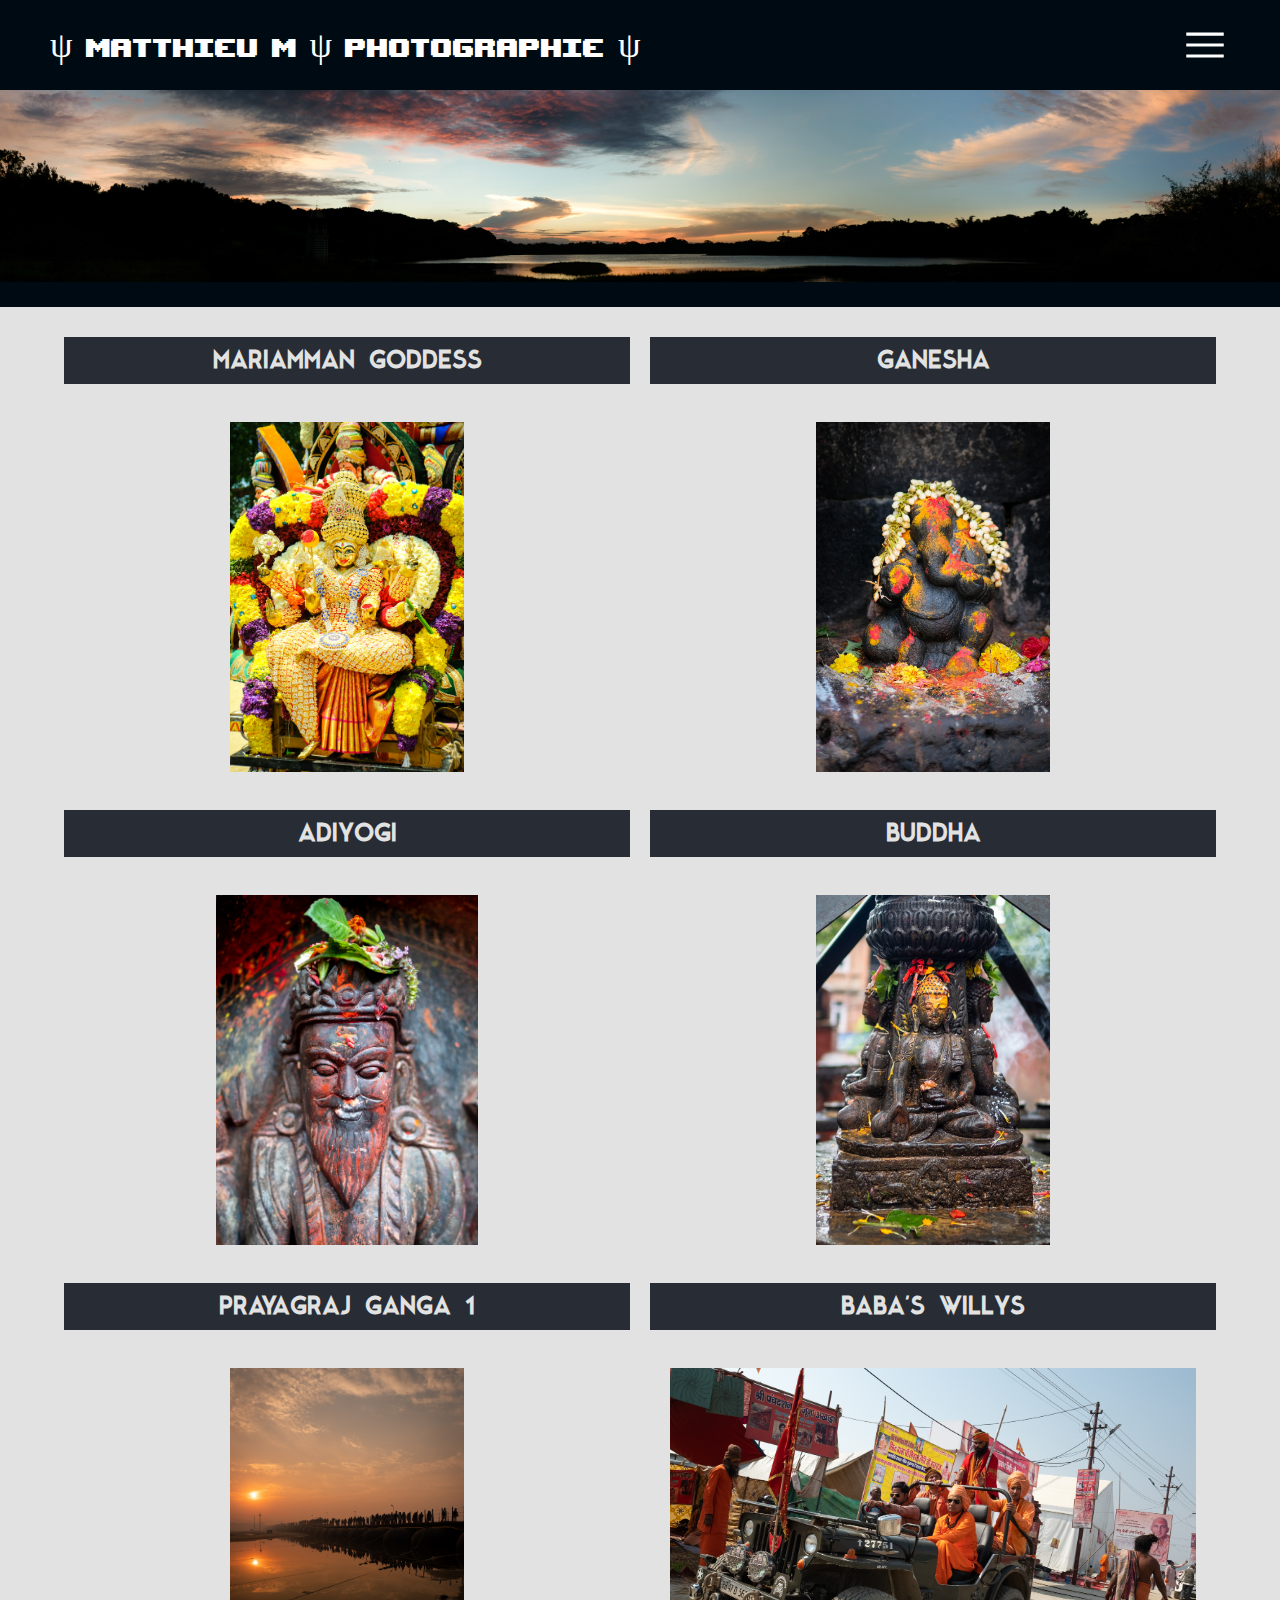
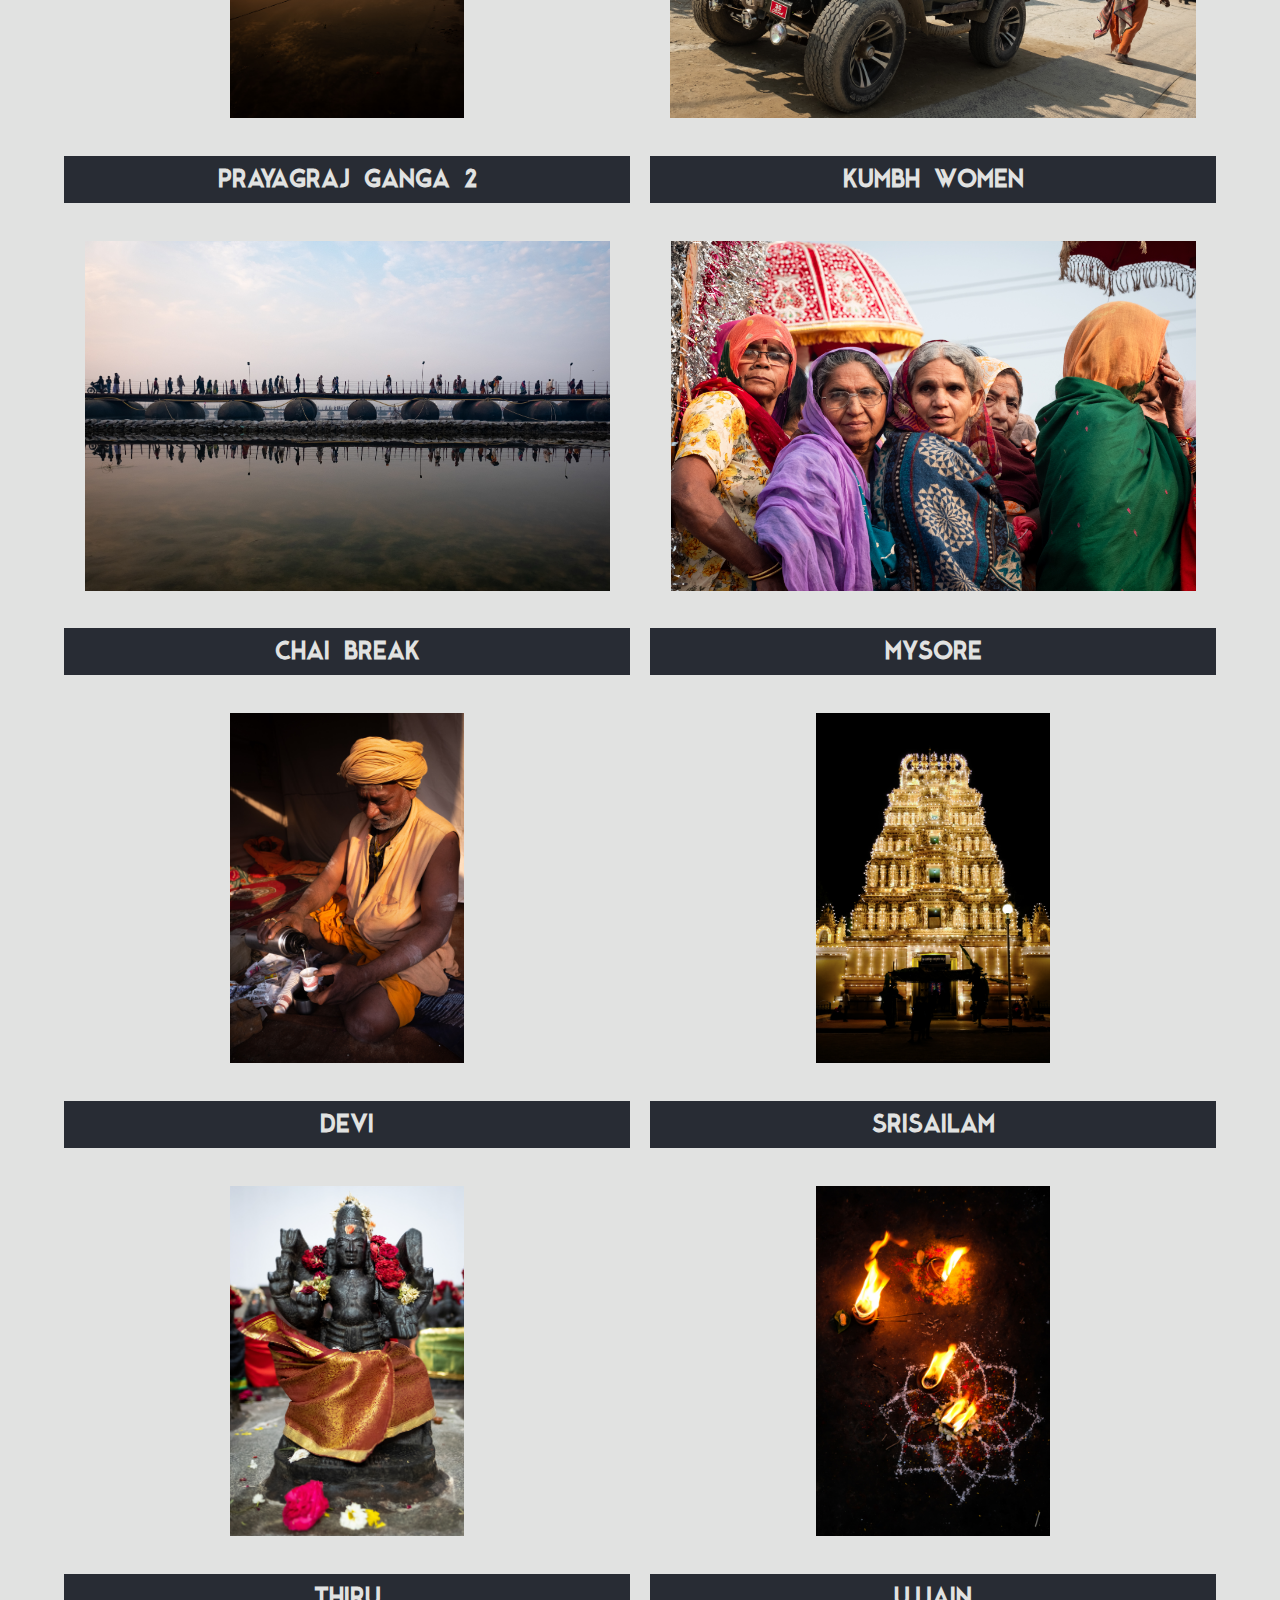
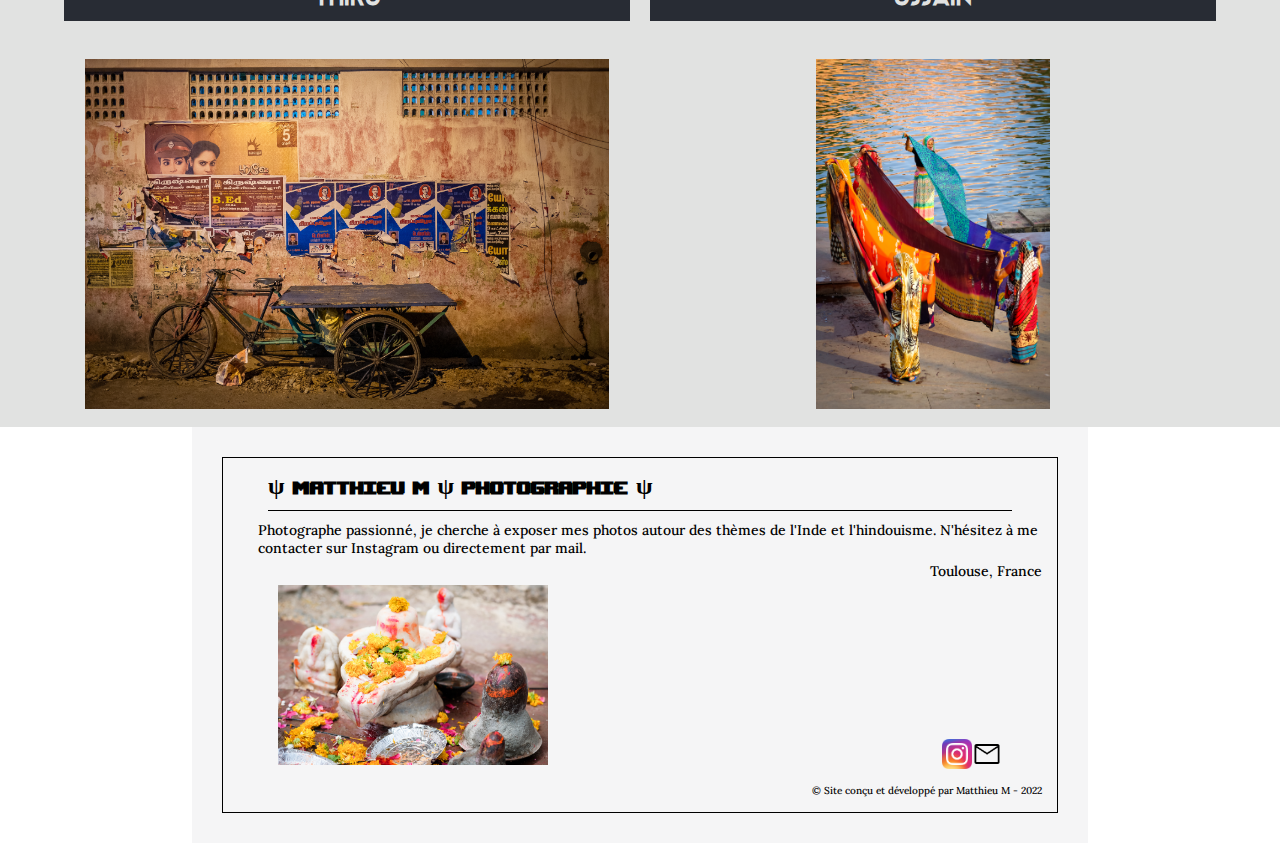
<file: index.html>
<!DOCTYPE html>
<html lang="en">
<head>
    <meta charset="UTF-8">
    <title>Matthieu M - Photographe</title>
    <link rel="stylesheet" type="text/css" href="./style.css">
</head>
<body>
<header>
    <div class="header-top">
        <p>ψ MATTHIEU M ψ PHOTOGRAPHIE ψ</p>
        <details>
            <div class="menu">
                <a href="index.html">Accueil</a>
                <a href="/pages/expo1.html">Expo "India"</a>
            </div>
            <summary><img src="images/icons/menu.svg" alt="menuicon"></summary>
        </details>
    </div>
    <img class="header-bottom" src="images/photos/Mysore056.jpg" alt="banner">
    <div class="header-separator"></div>
</header>
<main>
    <section>
        <div class="card">
            <h2 class="legend">MARIAMMAN GODDESS</h2>
            <img src="images/photos/Bangalore1.jpg" alt="testimage">
        </div>
        <div class="card">
            <h2 class="legend">GANESHA</h2>
            <img src="images/photos/Bangalore2.jpg" alt="testimage">
        </div>
        <div class="card">
            <h2 class="legend">ADIYOGI</h2>
            <img src="images/photos/Ktm1.jpg" alt="testimage">
        </div>
        <div class="card">
            <h2 class="legend">BUDDHA</h2>
            <img src="images/photos/Ktm2.jpg" alt="testimage">
        </div>
        <div class="card">
            <h2 class="legend">PRAYAGRAJ GANGA 1</h2>
            <img src="images/photos/Kumb1.jpg" alt="testimage">
        </div>
        <div class="card">
            <h2 class="legend">BABA'S WILLYS</h2>
            <img src="images/photos/Kumb2.jpg" alt="testimage">
        </div>
        <div class="card">
            <h2 class="legend">PRAYAGRAJ GANGA 2</h2>
            <img src="images/photos/Kumb3.jpg" alt="testimage">
        </div>
        <div class="card">
            <h2 class="legend">KUMBH WOMEN</h2>
            <img src="images/photos/Kumb4.jpg" alt="testimage">
        </div>
        <div class="card">
            <h2 class="legend">CHAI BREAK</h2>
            <img src="images/photos/Kumb5.jpg" alt="testimage">
        </div>
        <div class="card">
            <h2 class="legend">MYSORE</h2>
            <img src="images/photos/Mysore1.jpg" alt="testimage">
        </div>
        <div class="card">
            <h2 class="legend">DEVI</h2>
            <img src="images/photos/Shivaratri1.jpg" alt="testimage">
        </div>
        <div class="card">
            <h2 class="legend">SRISAILAM</h2>
            <img src="images/photos/Srisailam1.jpg" alt="testimage">
        </div>
        <div class="card">
            <h2 class="legend">THIRU</h2>
            <img src="images/photos/Thiru1.jpg" alt="testimage">
        </div>
        <div class="card">
            <h2 class="legend">UJJAIN</h2>
            <img src="images/photos/Ujjain2.jpg" alt="testimage">
        </div>
    </section>
</main>
<footer>
    <div class="inner-footer">
        <h3>ψ MATTHIEU M ψ PHOTOGRAPHIE ψ</h3>
        <div class="separator"></div>
        <div class="footer-content">
            <div class="promo">
                <p>Photographe passionné, je cherche à exposer mes photos autour des thèmes de l'Inde et l'hindouisme.
                    N'hésitez à me contacter sur Instagram ou directement par mail.</p>
                <p>Toulouse, France</p>
            </div>
        </div>
        <div class="footer-bottom">
            <div class="footer-photo">
                <img src="images/photos/Ujjain1.jpg" alt="footer-img">
            </div>
            <div class="icons-div">
                <img class="icons" src="images/icons/ig.webp" alt="instaicon">
                <a href="mailto: nerggalkore@gmail.com"><img class="icons" src="images/icons/mail.png"
                                                             alt="mail"></a>
            </div>
        </div>
        <div class="copyright">© Site conçu et développé par Matthieu M - 2022</div>
    </div>
</footer>
</body>
</html>
</file>
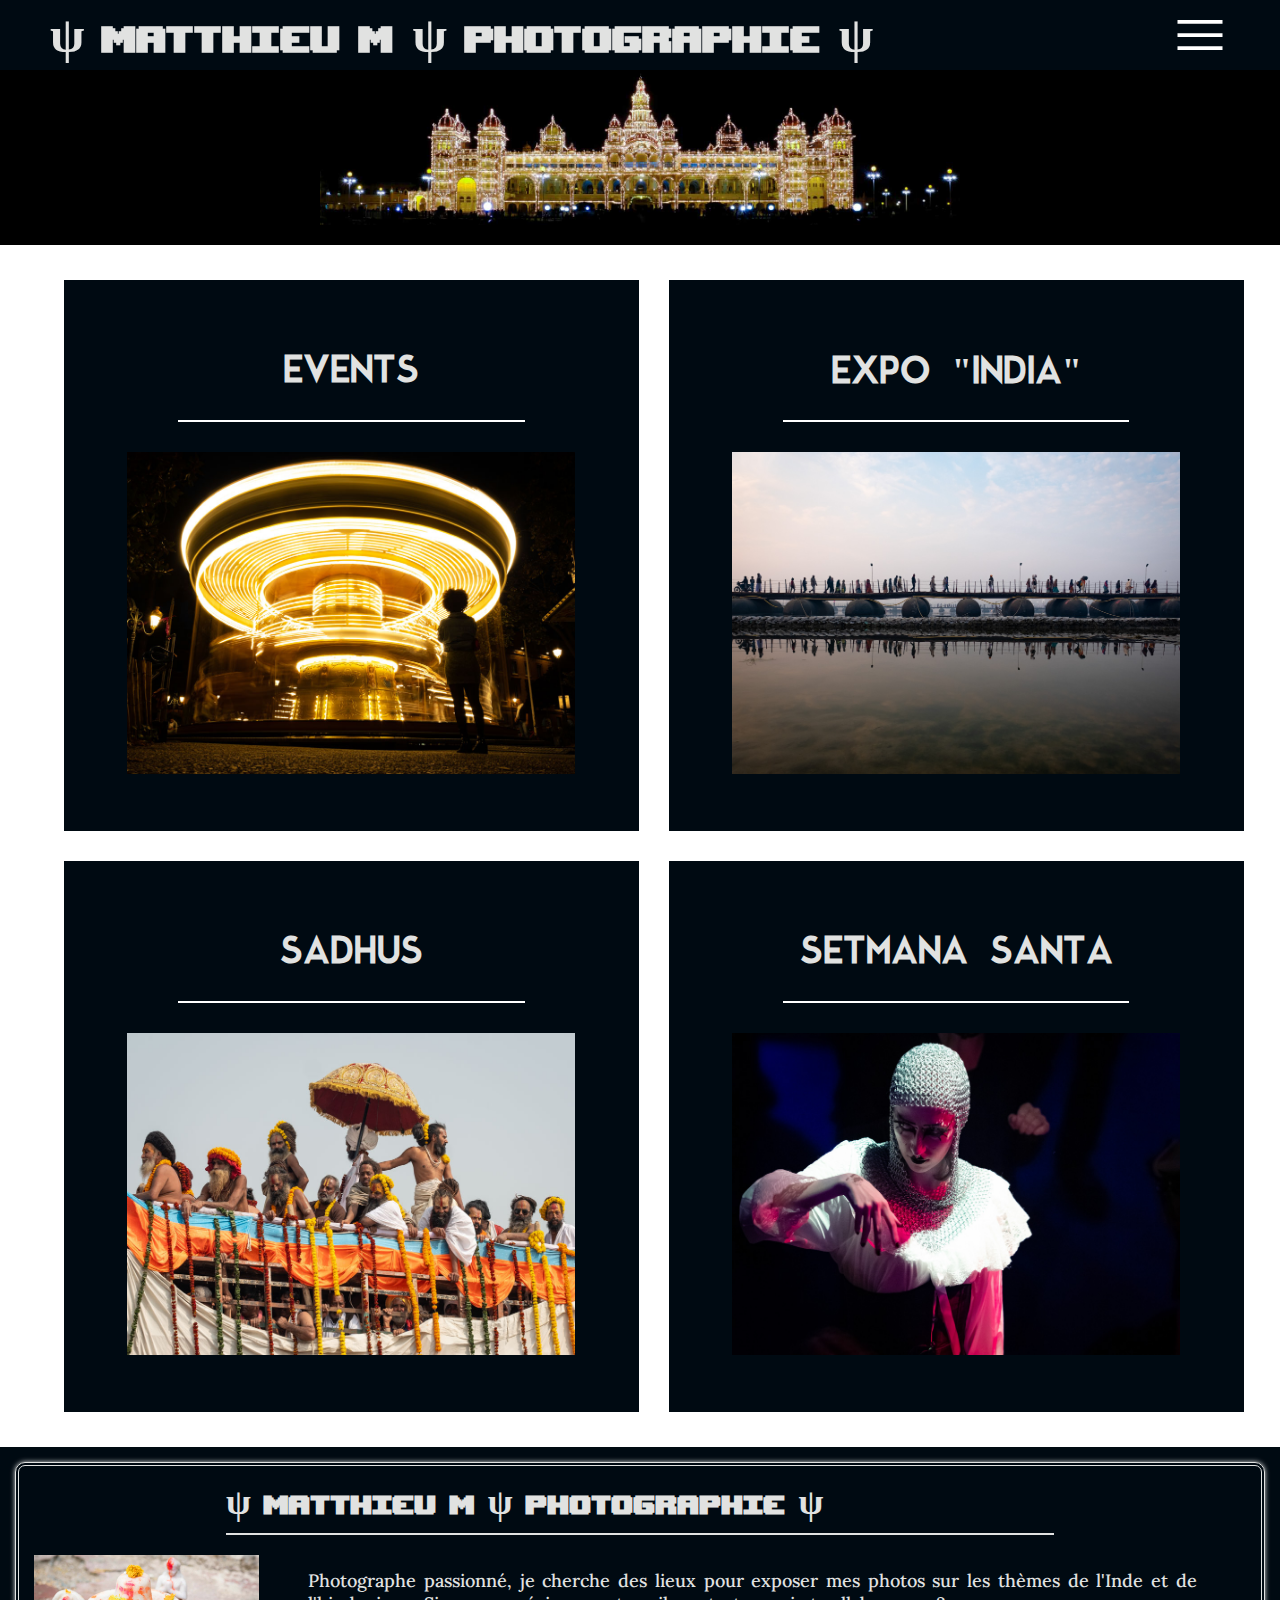
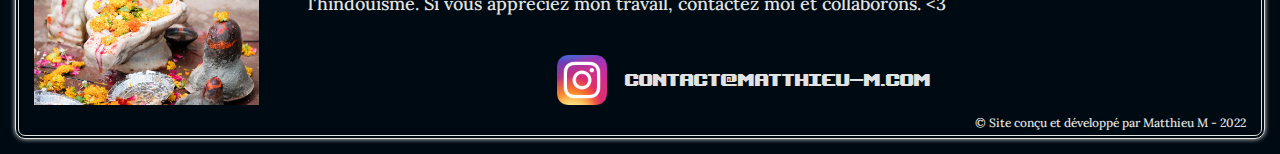
<file: photo_portfolio/index.html>
<!DOCTYPE html>
<html lang="en">
<head>
    <meta charset="UTF-8">
    <meta name="viewport" content="width=device-width, initial-scale=0.5" />
    <meta name="description" content="Matthieu M - Portfolio - Photographe : reportages, évèments, exposition"/>
    <title>Matthieu M - Accueil</title>
    <link rel="stylesheet" type="text/css" href="styles/style.css">
    <link rel="icon" type="image/png" sizes="32x32" href="favicon.png">
</head>
<body class="body-index">
<header>
    <div class="header-top">
        <h1><a href="index.html">ψ MATTHIEU M ψ PHOTOGRAPHIE ψ</a></h1>
        <details>
            <div class="menu">
                <a href="index.html">Accueil</a>
                <a href="./pages/expo1.html">Expo "India"</a>
                <a href="./pages/events.html">Events</a>
                <a href="./pages/kumbh.html">Sadhus</a>
                <a href="./pages/setmana.html">Setmana Santa Festival</a>
                <a href="mailto: contact@matthieu-m.com">Contact</a>
            </div>
            <summary><img id="top" src="images/icons/menu.svg" alt="menuicon"></summary>
        </details>
    </div>
</header>
<div class="header-bottom-div"><img class="header-bottom" src="images/photos/mysore-002.jpg" alt="banner"></div>
<div id="first-divider" class="header-separator"></div>
<main>
    <section class="home index-grid">
        <div class="card-home">
            <div class="card-content">
                <h2><a href="pages/events.html">EVENTS</a></h2>
                <div class="title-bar"></div>
                <div class="card-home-div">
                    <a href="pages/events.html"><img class="landscape" src="./images/photos/accueil/Accueil-004.jpg"
                                                     alt="testimage"></a>
                </div>
            </div>
            <div class="header-separator"></div>
        </div>
        <div class="card-home">
            <div class="card-content">
                <h2><a href="pages/expo1.html">EXPO "INDIA"</a></h2>
                <div class="title-bar"></div>
                <div class="card-home-div">
                    <a href="pages/expo1.html"><img class="landscape" src="./images/photos/accueil/Accueil-001.jpg"
                                                    alt="testimage"></a>
                </div>
            </div>
            <div class="header-separator"></div>
        </div>
        <div class="card-home">
            <div class="card-content">
                <h2><a href="pages/kumbh.html">SADHUS</a></h2>
                <div class="title-bar"></div>
                <div class="card-home-div">
                    <a href="pages/kumbh.html"><img class="landscape" src="./images/photos/accueil/Accueil-002.jpg"
                                                    alt="testimage"></a>
                </div>
            </div>
            <div class="header-separator"></div>
        </div>
        <div class="card-home">
            <div class="card-content">
                <h2><a href="pages/setmana.html">SETMANA SANTA</a></h2>
                <div class="title-bar"></div>
                <div class="card-home-div">
                    <a href="pages/setmana.html"><img class="landscape" src="./images/photos/accueil/Accueil-003.jpg"
                                                      alt="testimage"></a>
                </div>
            </div>
        </div>
    </section>
</main>
<div class="header-separator"></div>
<footer>
    <div class="inner-footer">
        <h2>ψ MATTHIEU M ψ PHOTOGRAPHIE ψ</h2>
        <div class="separator-horizontal"></div>
        <div class="footer-content">
            <div class="last-div">
                <div>
                    <div id="footermenu">
                        <div class="footer-photo">
                            <img id="footer-photo" src="images/photos/Ujjain1.jpg" alt="footer-img">
                        </div>
                        <div class="footer-div">
                            <p>Photographe passionné, je cherche des lieux pour exposer mes photos sur les thèmes de l'Inde et de l'hindouisme.
                                Si vous appréciez mon travail, contactez moi et collaborons. <3</p>
                            <div id="icons-div">
                                <a href="https://www.instagram.com/matthieu_m12300/"><img class="icons" src="images/icons/ig.webp" alt="instaicon"></a>
                                <a class="contact" href="mailto: contact@matthieu-m.com">CONTACT@MATTHIEU-M.COM</a>
                            </div>
                        </div>

                    </div>
                    <div id="icons-div-mobile">
                        <a href="https://www.instagram.com/matthieu_m12300/"><img class="icons" src="images/icons/ig.webp" alt="instaicon"></a>
                        <a class="contact" href="mailto: contact@matthieu-m.com">CONTACT@MATTHIEU-M.COM</a>
                    </div>
                </div>
            </div>
        </div>
        <div class="copyright-div">
            <a href="https://github.com/MM12300/photo_portfolio" class="copyright">© Site conçu et développé par Matthieu M - 2022</a>
        </div>
    </div>
</footer>
</body>
</html>
</file>
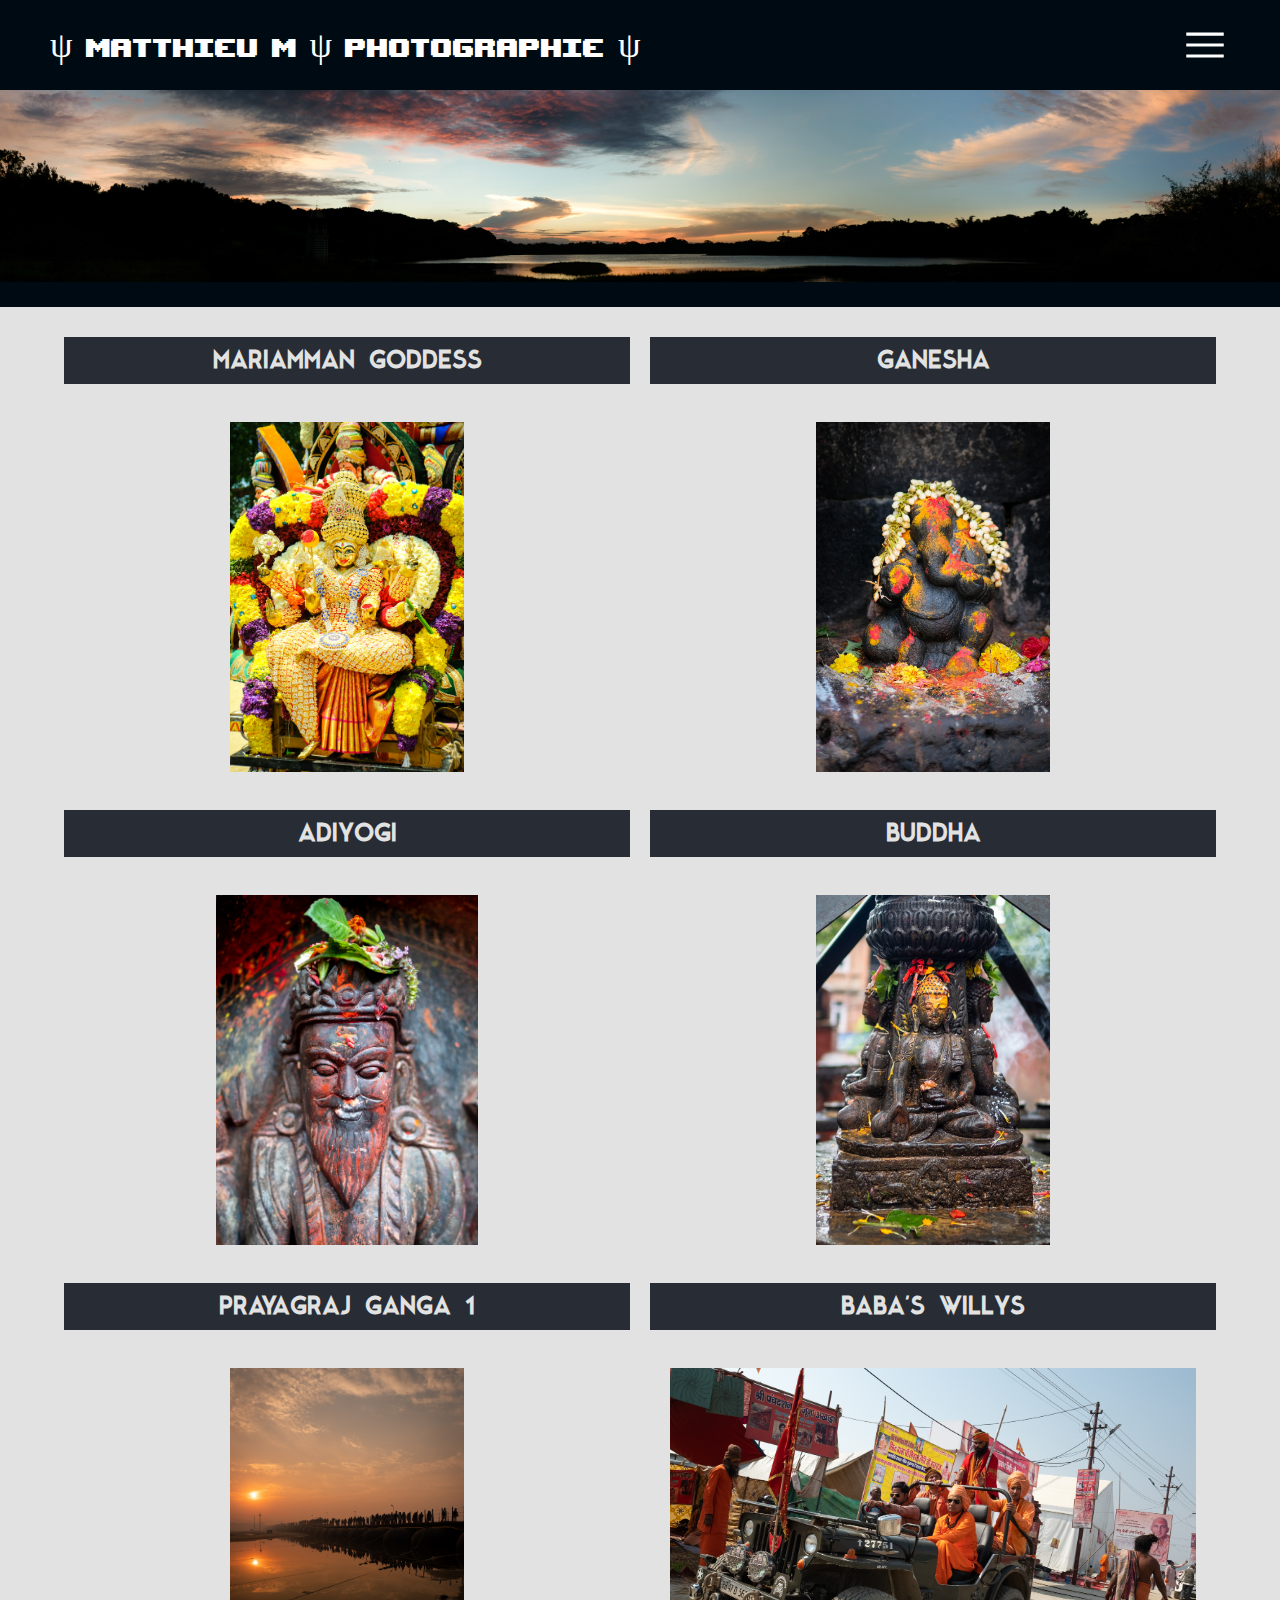
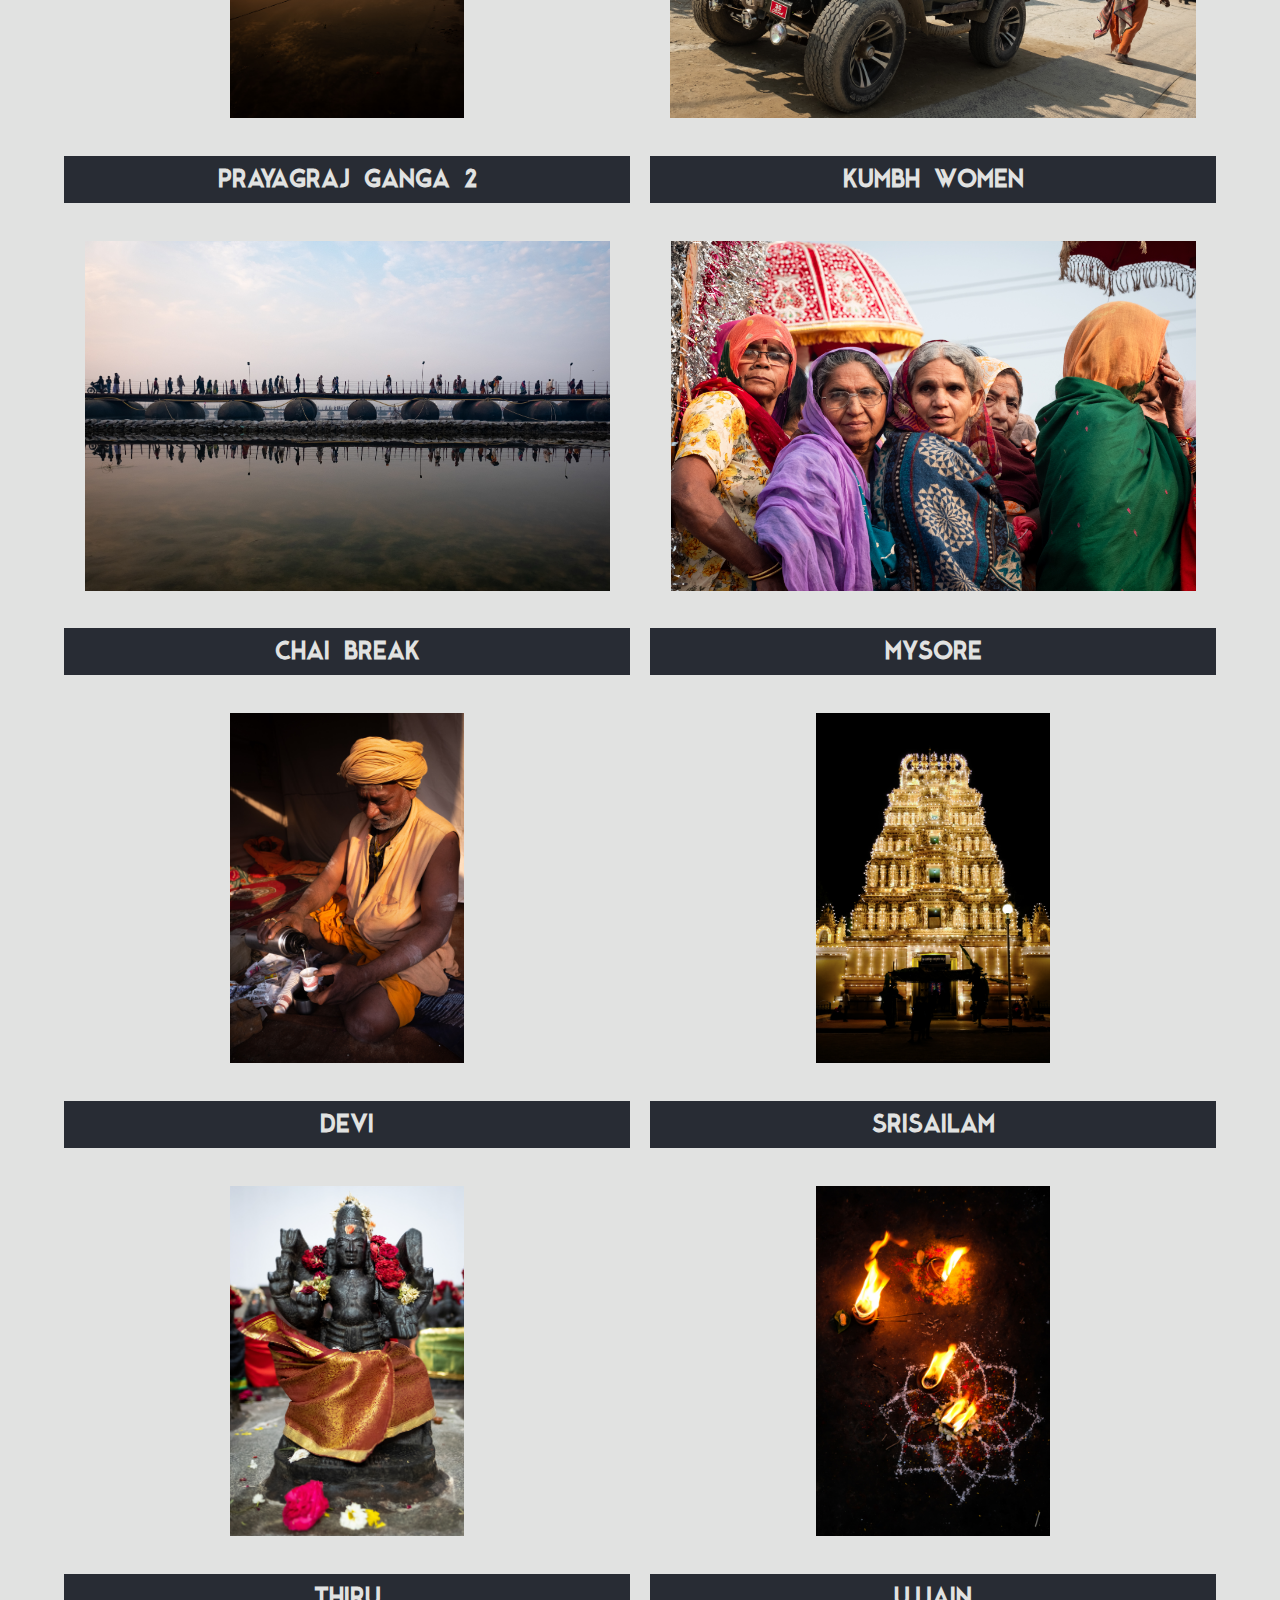
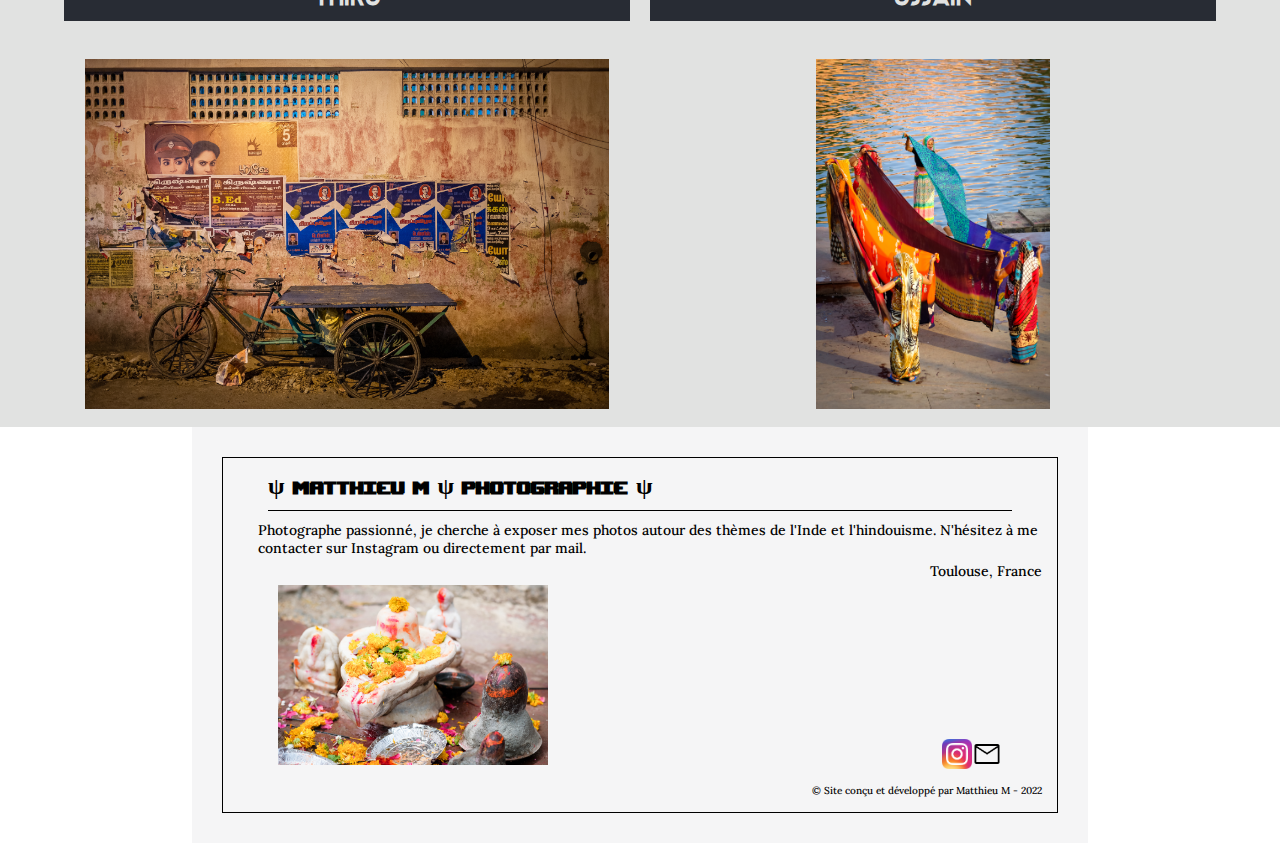
<file: pages/expo1.html>
<!DOCTYPE html>
<html lang="en">
<head>
    <meta charset="UTF-8">
    <title>Title</title>
    <link rel="stylesheet" type="text/css" href="../style.css">
</head>
<body>
<header>
    <div class="header-top">
        <p>ψ MATTHIEU M ψ PHOTOGRAPHIE ψ</p>
        <details>
            <div class="menu">
                <a href="../index.html">Accueil</a>
                <a href="expo1.html">Expo "India"</a>
            </div>
            <summary><img src="../images/icons/menu.svg" alt="menuicon"></summary>
        </details>
    </div>
    <img class="header-bottom" src="../images/photos/Mysore056.jpg" alt="banner">
    <div class="header-separator"></div>
</header>
<main>
    <section>
        <div class="card">
            <h2 class="legend">MARIAMMAN GODDESS</h2>
            <img src="../images/photos/Bangalore1.jpg" alt="testimage">
        </div>
        <div class="card">
            <h2 class="legend">GANESHA</h2>
            <img src="../images/photos/Bangalore2.jpg" alt="testimage">
        </div>
        <div class="card">
            <h2 class="legend">ADIYOGI</h2>
            <img src="../images/photos/Ktm1.jpg" alt="testimage">
        </div>
        <div class="card">
            <h2 class="legend">BUDDHA</h2>
            <img src="../images/photos/Ktm2.jpg" alt="testimage">
        </div>
        <div class="card">
            <h2 class="legend">PRAYAGRAJ GANGA 1</h2>
            <img src="../images/photos/Kumb1.jpg" alt="testimage">
        </div>
        <div class="card">
            <h2 class="legend">BABA'S WILLYS</h2>
            <img src="../images/photos/Kumb2.jpg" alt="testimage">
        </div>
        <div class="card">
            <h2 class="legend">PRAYAGRAJ GANGA 2</h2>
            <img src="../images/photos/Kumb3.jpg" alt="testimage">
        </div>
        <div class="card">
            <h2 class="legend">KUMBH WOMEN</h2>
            <img src="../images/photos/Kumb4.jpg" alt="testimage">
        </div>
        <div class="card">
            <h2 class="legend">CHAI BREAK</h2>
            <img src="../images/photos/Kumb5.jpg" alt="testimage">
        </div>
        <div class="card">
            <h2 class="legend">MYSORE</h2>
            <img src="../images/photos/Mysore1.jpg" alt="testimage">
        </div>
        <div class="card">
            <h2 class="legend">DEVI</h2>
            <img src="../images/photos/Shivaratri1.jpg" alt="testimage">
        </div>
        <div class="card">
            <h2 class="legend">SRISAILAM</h2>
            <img src="../images/photos/Srisailam1.jpg" alt="testimage">
        </div>
        <div class="card">
            <h2 class="legend">THIRU</h2>
            <img src="../images/photos/Thiru1.jpg" alt="testimage">
        </div>
        <div class="card">
            <h2 class="legend">UJJAIN</h2>
            <img src="../images/photos/Ujjain2.jpg" alt="testimage">
        </div>
    </section>
</main>
<footer>
    <div class="inner-footer">
        <h3>ψ MATTHIEU M ψ PHOTOGRAPHIE ψ</h3>
        <div class="separator"></div>
        <div class="footer-content">
            <div class="promo">
                <p>Photographe passionné, je cherche à exposer mes photos autour des thèmes de l'Inde et l'hindouisme.
                    N'hésitez à me contacter sur Instagram ou directement par mail.</p>
                <p>Toulouse, France</p>
            </div>
        </div>
        <div class="footer-bottom">
            <div class="footer-photo">
                <img src="../images/photos/Ujjain1.jpg" alt="footer-img">
            </div>
            <div class="icons-div">
                <img class="icons" src="../images/icons/ig.webp" alt="instaicon">
                <a href="mailto: nerggalkore@gmail.com"><img class="icons" src="../images/icons/mail.png"
                                                             alt="mail"></a>
            </div>
        </div>
        <div class="copyright">© Site conçu et développé par Matthieu M - 2022</div>
    </div>
</footer>
</body>
</html>
</file>
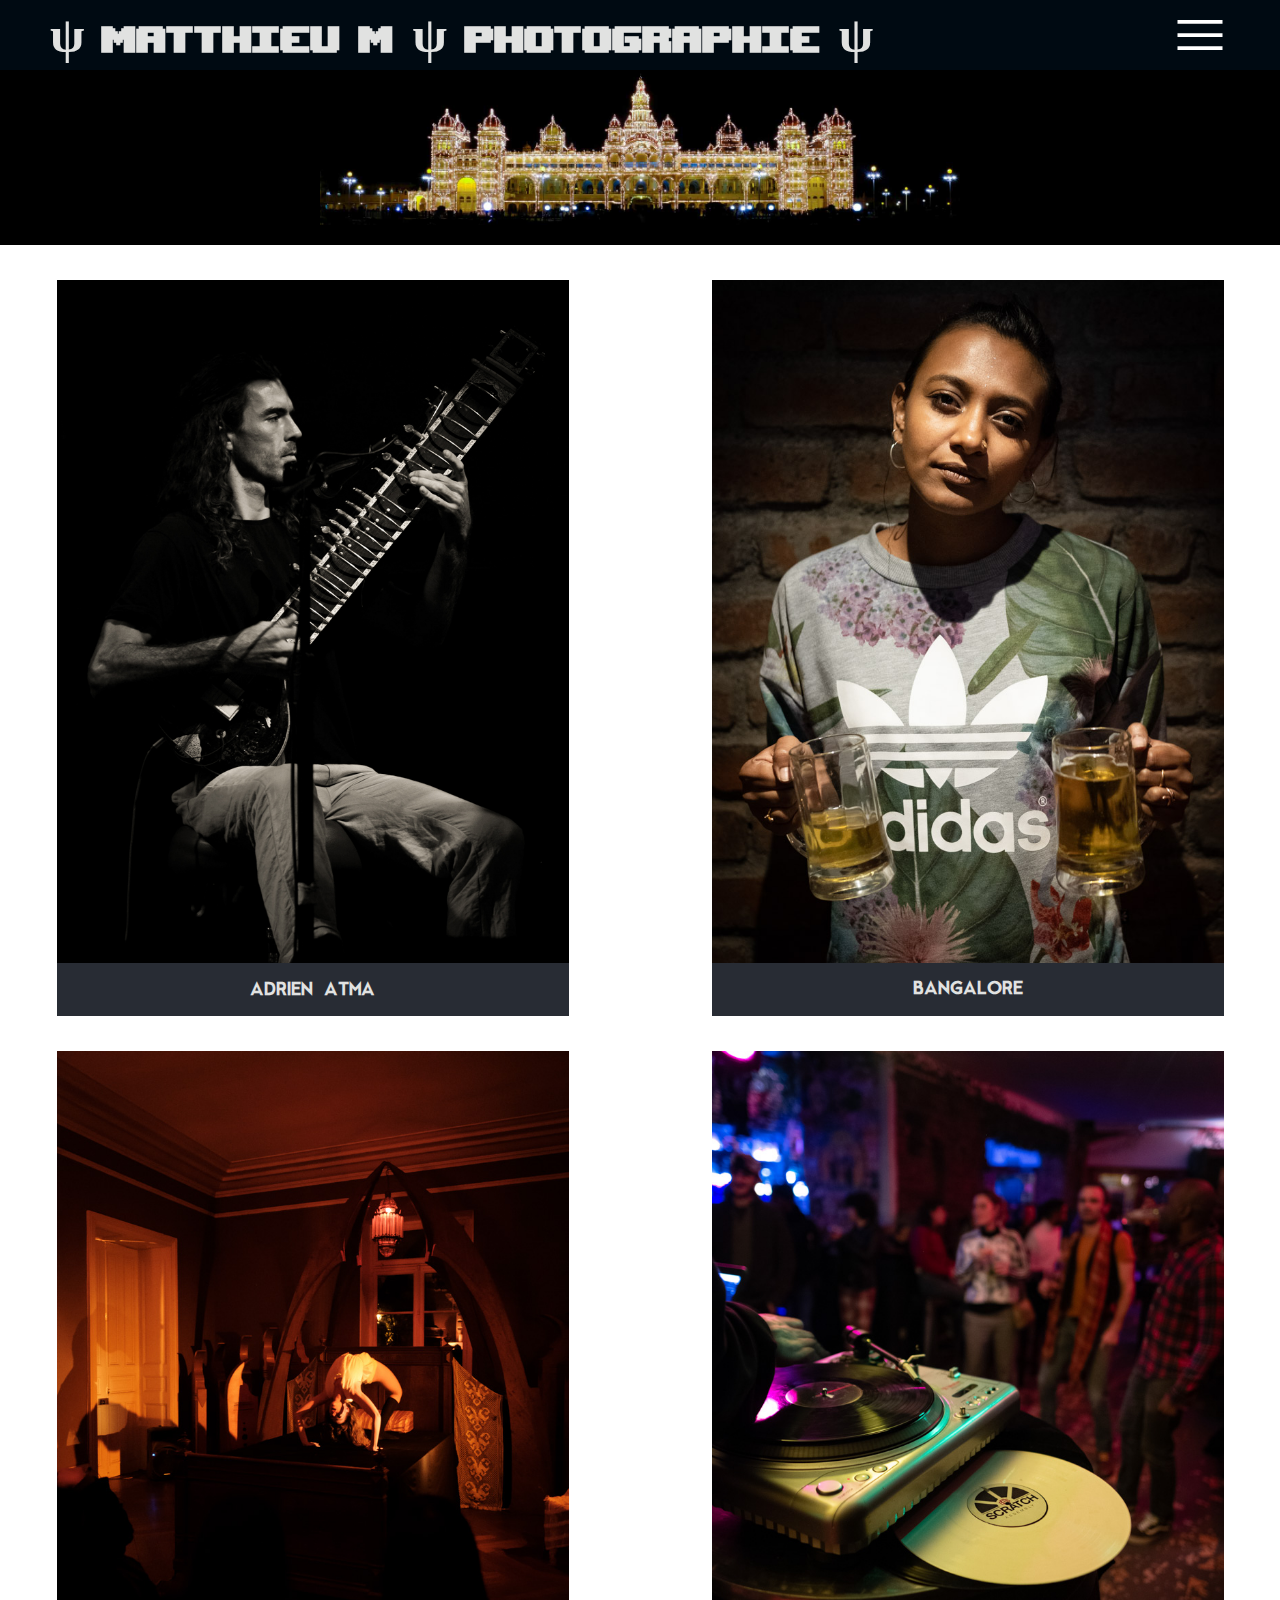
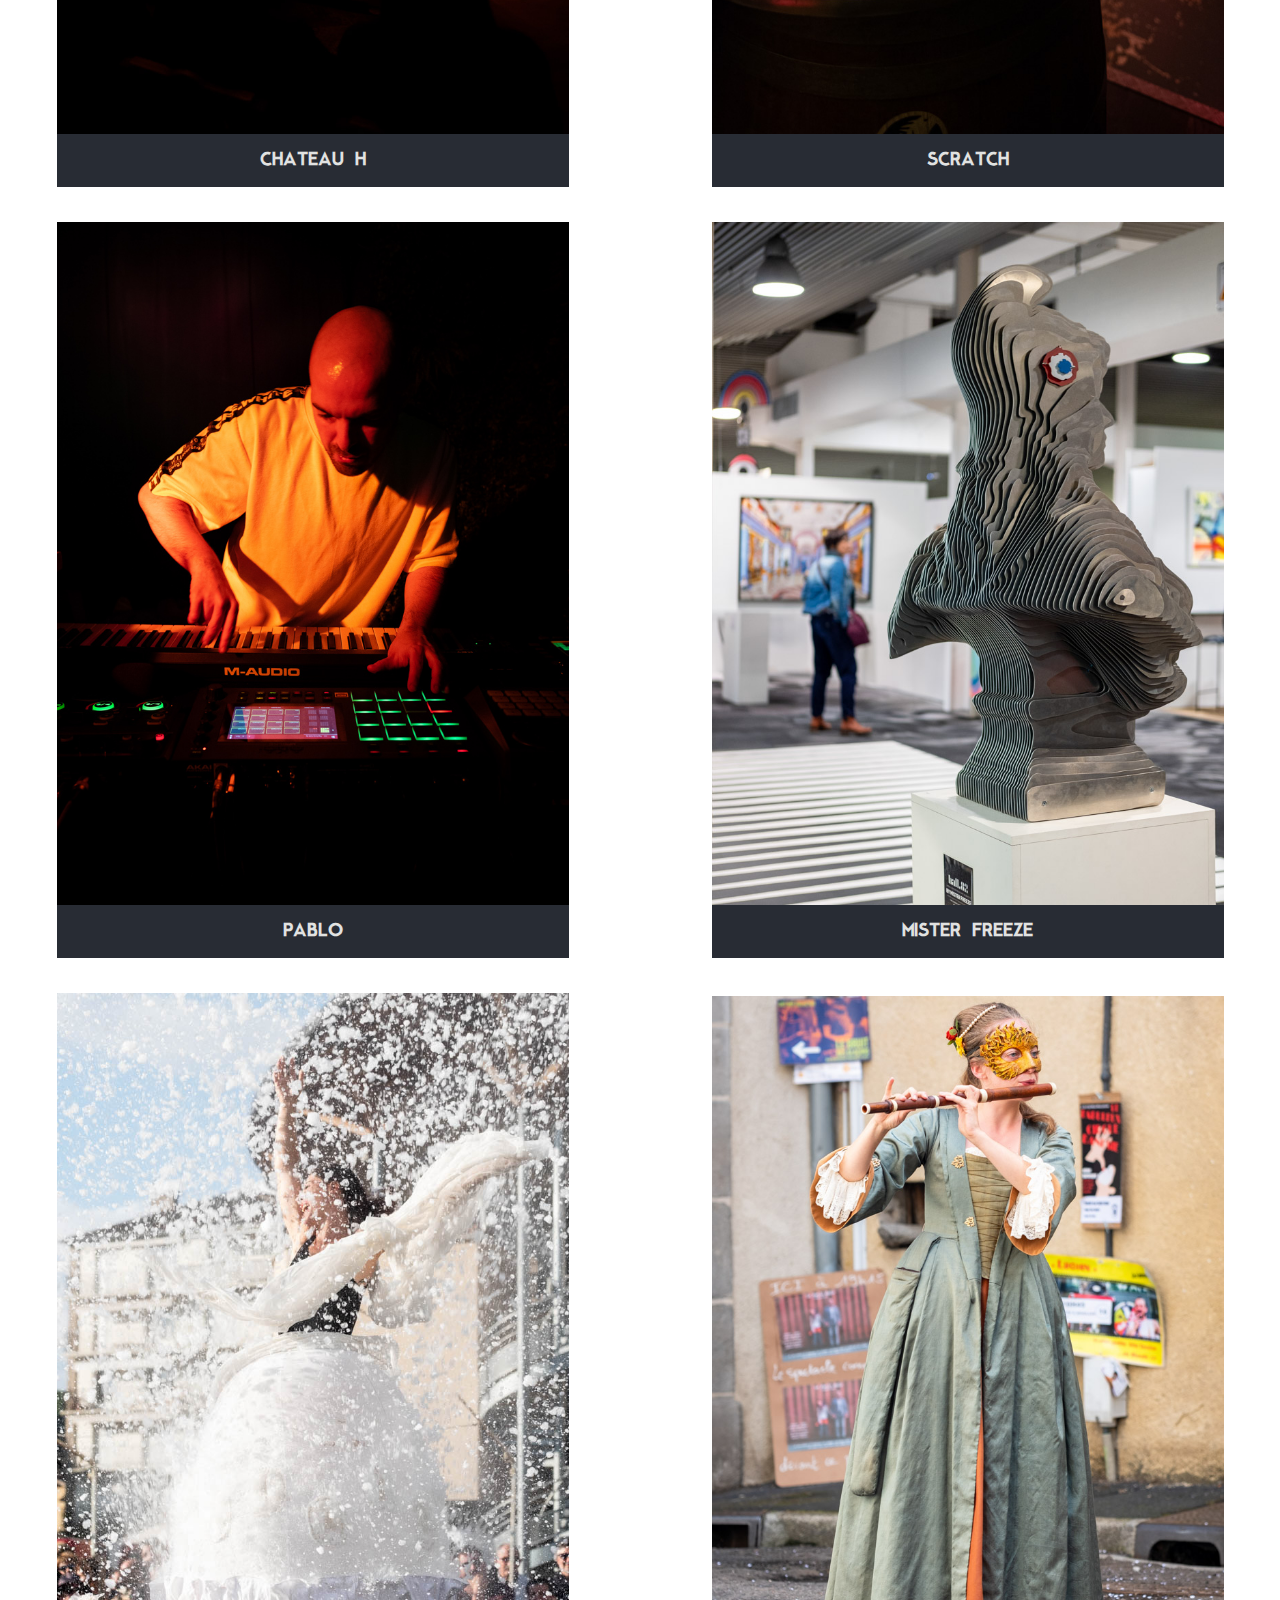
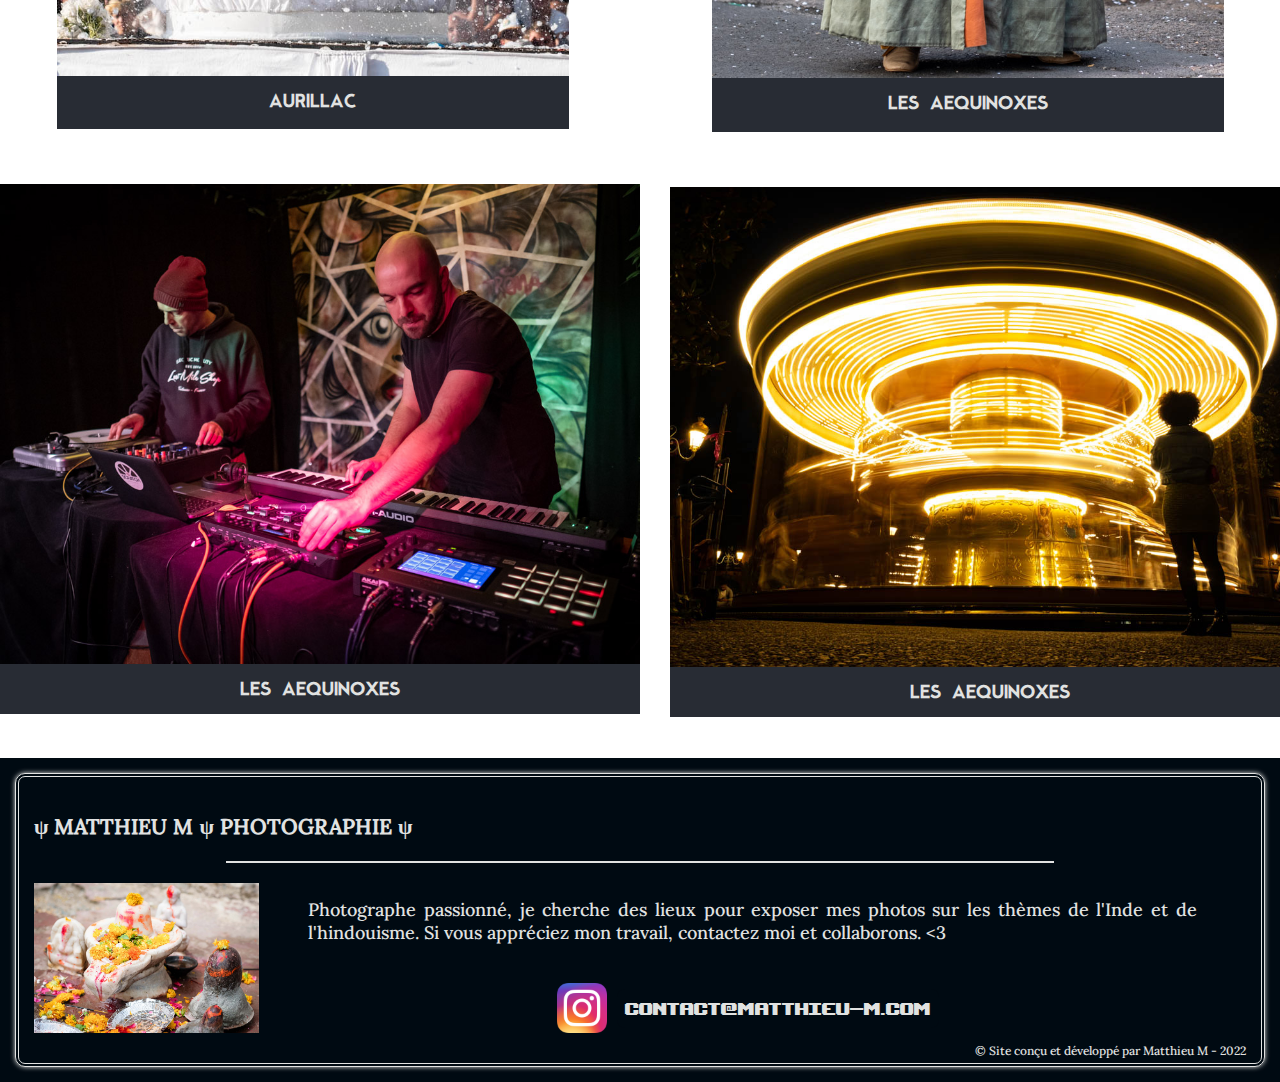
<file: photo_portfolio/pages/events.html>
<!DOCTYPE html>
<html lang="en">
<head>
    <meta charset="UTF-8">
    <meta name="viewport" content="width=device-width, initial-scale=0.5" />
    <meta name="description" content="Matthieu M - Portfolio - Couverture d'évènements"/>
    <title>Matthieu M - Events</title>
    <link rel="stylesheet" type="text/css" href="../styles/style.css">
</head>
<body id="body-other">
<header>
    <div class="header-top">
        <h1><a href="../index.html">ψ MATTHIEU M ψ PHOTOGRAPHIE ψ</a></h1>
        <details>
            <div class="menu">
                <a href="../index.html">Accueil</a>
                <a href="./expo1.html">Expo "India"</a>
                <a href="./events.html">Events</a>
                <a href="./kumbh.html">Sadhus</a>
                <a href="./setmana.html">Setmana Santa Festival</a>
                <a href="mailto: contact@matthieu-m.com">Contact</a>
            </div>
            <summary><img id="top" src="../images/icons/menu.svg" alt="menuicon"></summary>
        </details>
    </div>
</header>
<div class="header-bottom-div"><img class="header-bottom" src="../images/photos/mysore-002.jpg" alt="banner"></div>
<div id="first-divider" class="header-separator"></div>
<main>
    <section class="grid-portrait">
        <div class="card-portrait">
            <img src="../images/photos/events/Events-001.jpg" alt="testimage">
            <h2 class="legend legend-portrait">ADRIEN ATMA</h2>
        </div>
        <div class="card-portrait">
            <img src="../images/photos/events/Events-002.jpg" alt="testimage">
            <h2 class="legend legend-portrait">BANGALORE</h2>
        </div>
        <div class="card-portrait">
            <img src="../images/photos/events/Events-003.jpg" alt="testimage">
            <h2 class="legend legend-portrait">CHATEAU H</h2>
        </div>
        <div class="card-portrait">
            <img src="../images/photos/events/Events-004.jpg" alt="testimage">
            <h2 class="legend legend-portrait">SCRATCH</h2>
        </div>
        <div class="card-portrait">
            <img src="../images/photos/events/Events-005.jpg" alt="testimage">
            <h2 class="legend legend-portrait">PABLO</h2>
        </div>
        <div class="card-portrait">
            <img src="../images/photos/events/Events-006.jpg" alt="testimage">
            <h2 class="legend legend-portrait">MISTER FREEZE</h2>
        </div>
        <div class="card-portrait">
            <img src="../images/photos/events/Events-007.jpg" alt="testimage">
            <h2 class="legend legend-portrait">AURILLAC</h2>
        </div>
        <div class="card-portrait">
            <img src="../images/photos/events/Events-008.jpg" alt="testimage">
            <h2 class="legend legend-portrait">LES AEQUINOXES</h2>
        </div>
    </section>
    <section class="grid-landscape">
        <div class="card-landscape">
            <img src="../images/photos/events/Events-009.jpg" alt="testimage">
            <h2 class="legend legend-portrait">LES AEQUINOXES</h2>
        </div>
        <div class="card-landscape">
            <img src="../images/photos/events/Events-010.jpg" alt="testimage">
            <h2 class="legend legend-portrait">LES AEQUINOXES</h2>
        </div>
    </section>
</main>
<footer>
    <div class="inner-footer">
        <h3>ψ MATTHIEU M ψ PHOTOGRAPHIE ψ</h3>
        <div class="separator-horizontal"></div>
        <div class="footer-content">
            <div class="last-div">
                <div>
                    <div id="footermenu">
                        <div class="footer-photo">
                            <img id="footer-photo" src="../images/photos/Ujjain1.jpg" alt="footer-img">
                        </div>
                        <div class="footer-div">
                            <p>Photographe passionné, je cherche des lieux pour exposer mes photos sur les thèmes de l'Inde et de l'hindouisme.
                                Si vous appréciez mon travail, contactez moi et collaborons. <3</p>
                            <div id="icons-div">
                                <a href="https://www.instagram.com/matthieu_m12300/"><img class="icons" src="../images/icons/ig.webp" alt="instaicon"></a>
                                <a class="contact" href="mailto: contact@matthieu-m.com">CONTACT@MATTHIEU-M.COM</a>
                            </div>
                        </div>

                    </div>
                    <div id="icons-div-mobile">
                        <a href="https://www.instagram.com/matthieu_m12300/"><img class="icons" src="../images/icons/ig.webp" alt="instaicon"></a>
                        <a class="contact" href="mailto: contact@matthieu-m.com">CONTACT@MATTHIEU-M.COM</a>
                    </div>
                </div>
            </div>
        </div>
        <div class="copyright-div">
            <a href="https://github.com/MM12300/photo_portfolio" class="copyright">© Site conçu et développé par Matthieu M - 2022</a>
        </div>
    </div>
</footer>
</body>
</html>
</file>
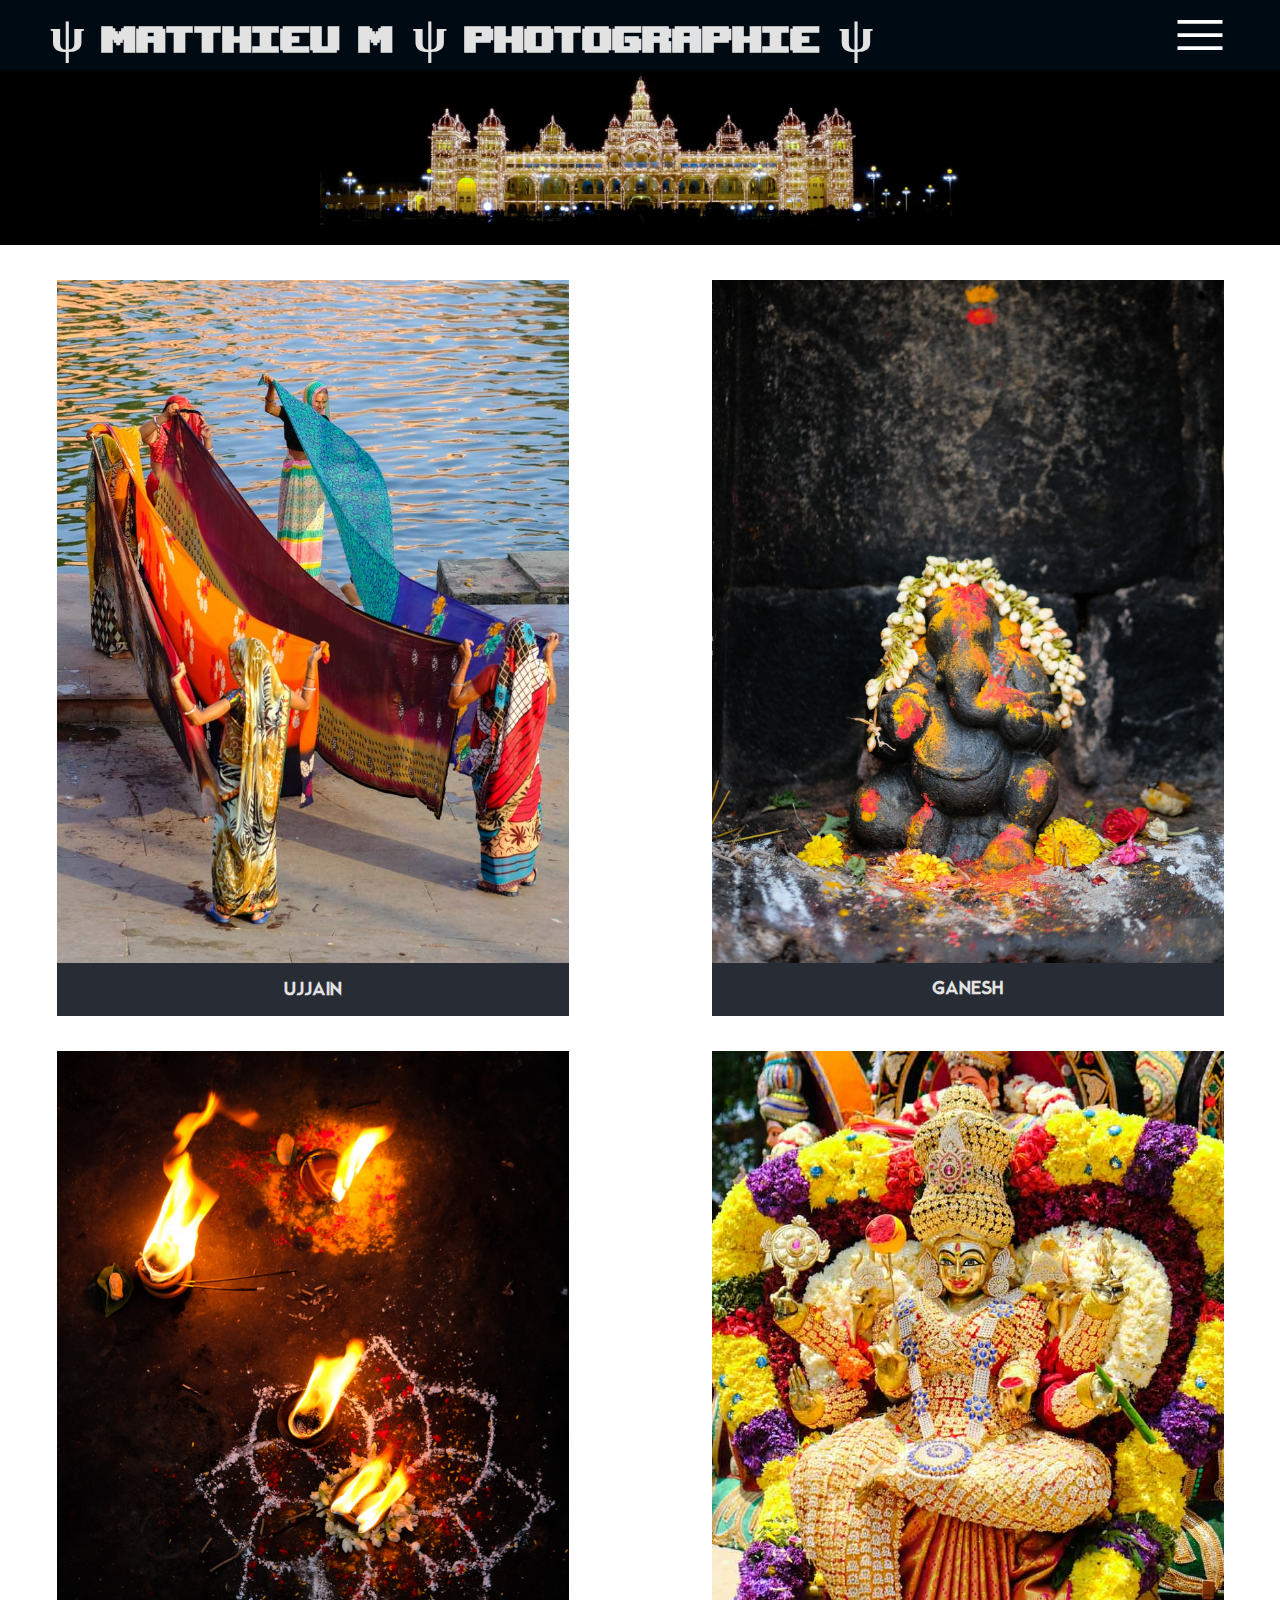
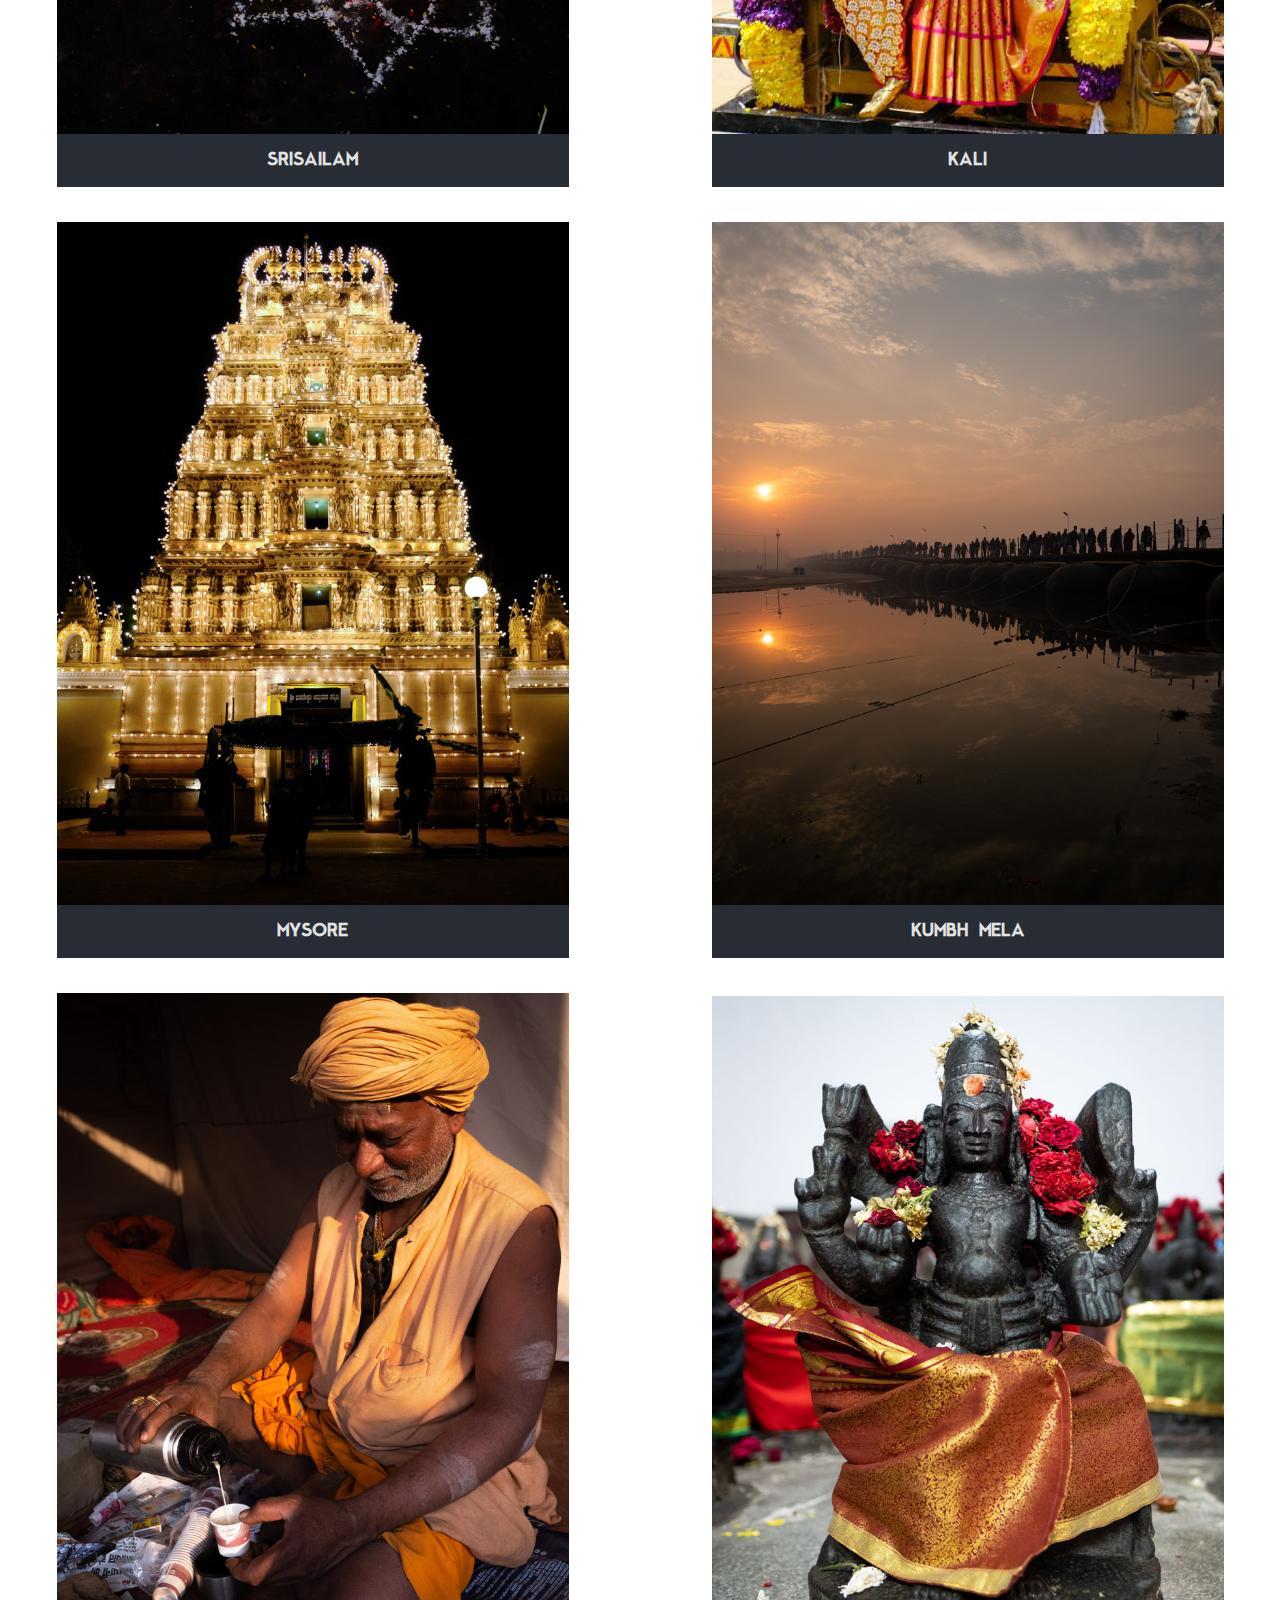
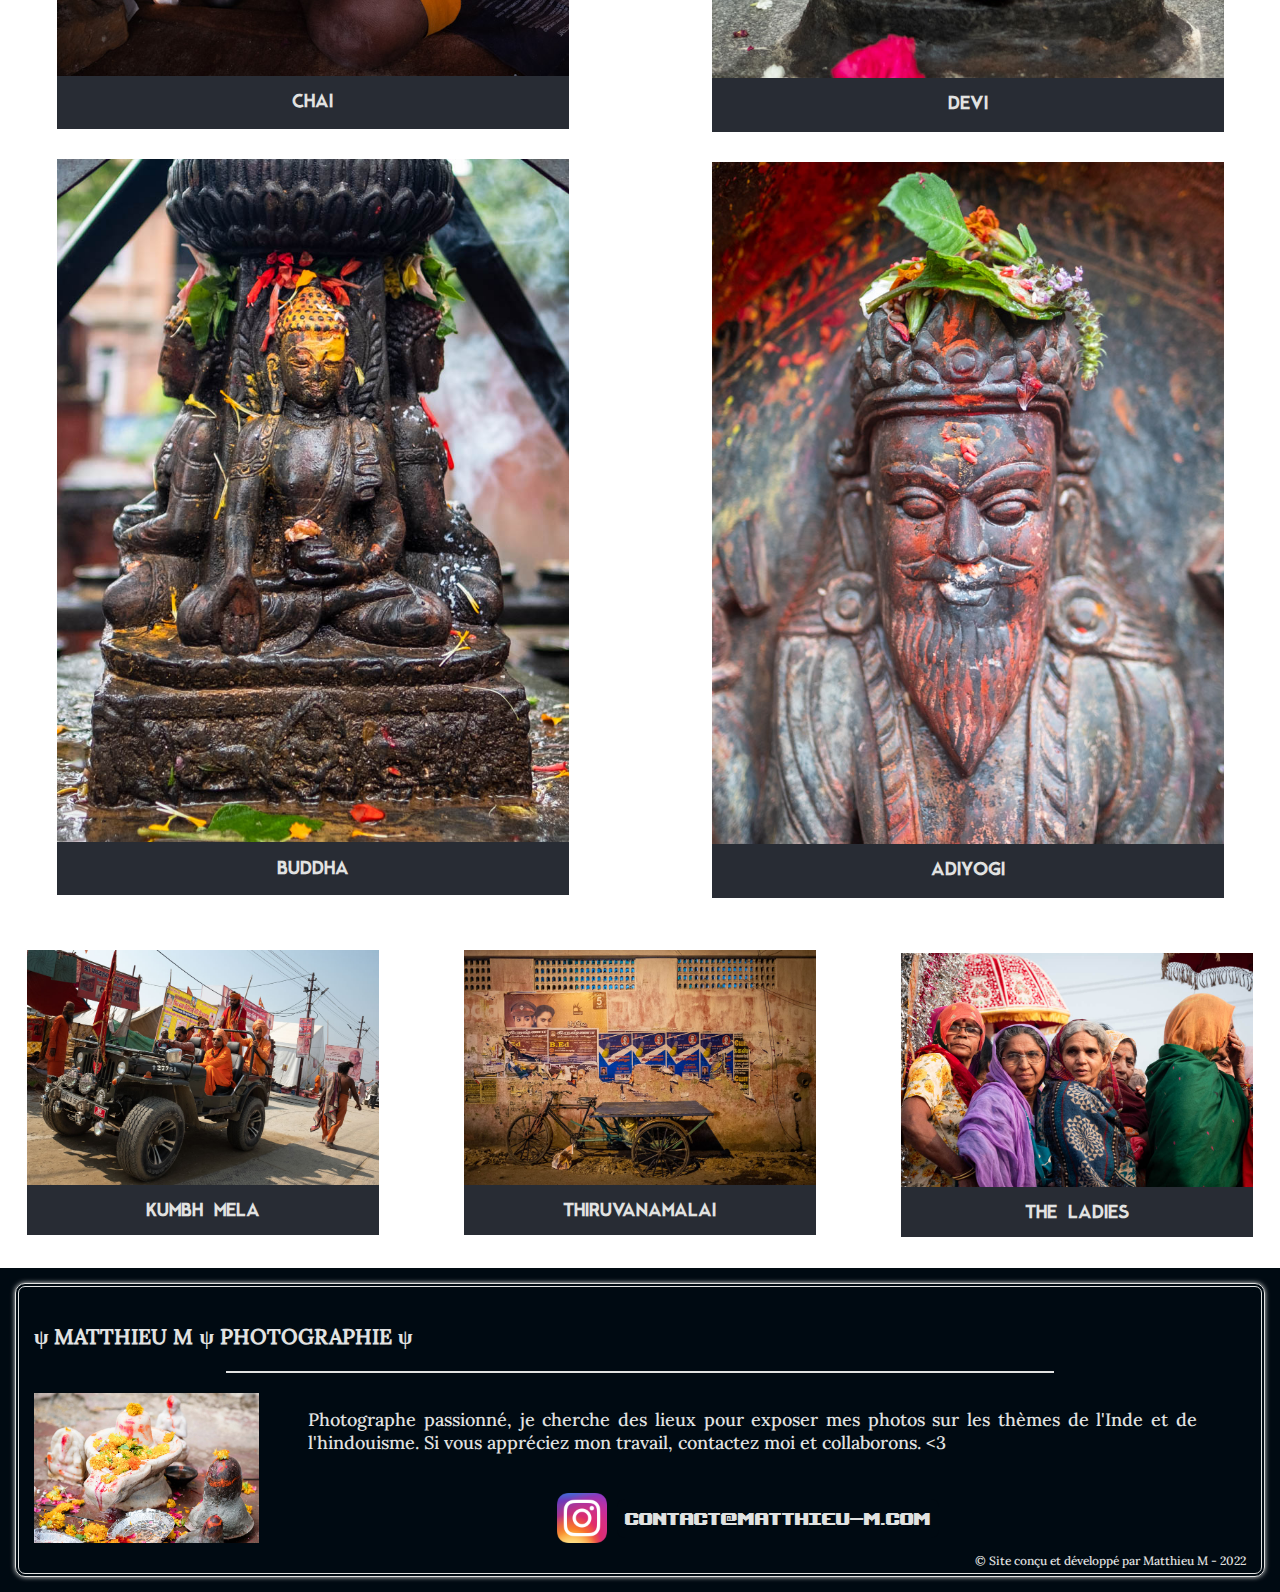
<file: photo_portfolio/pages/expo1.html>
<!DOCTYPE html>
<html lang="en">
<head>
    <meta charset="UTF-8">
    <meta name="viewport" content="width=device-width, initial-scale=0.5" />
    <meta name="description" content="Matthieu M - Portfolio - Photographe : ma première exposition"/>
    <title>Matthieu M - Expo India</title>
    <link rel="stylesheet" type="text/css" href="../styles/style.css">
</head>
<body id="body-other">
<header>
    <div class="header-top">
        <h1><a href="../index.html">ψ MATTHIEU M ψ PHOTOGRAPHIE ψ</a></h1>
        <details>
            <div class="menu">
                <a href="../index.html">Accueil</a>
                <a href="./expo1.html">Expo "India"</a>
                <a href="./events.html">Events</a>
                <a href="./kumbh.html">Sadhus</a>
                <a href="./setmana.html">Setmana Santa Festival</a>
                <a href="mailto: contact@matthieu-m.com">Contact</a>
            </div>
            <summary><img id="top" src="../images/icons/menu.svg" alt="menuicon"></summary>
        </details>
    </div>
</header>
<div class="header-bottom-div"><img class="header-bottom" src="../images/photos/mysore-002.jpg" alt="banner"></div>
<div id="first-divider" class="header-separator"></div>
<main>
    <section class="grid-portrait">
        <div class="card-portrait">
            <img src="../images/photos/expo1/Expo1-001.jpg" alt="testimage">
            <h2 class="legend legend-portrait">UJJAIN</h2>
        </div>
        <div class="card-portrait">
            <img src="../images/photos/expo1/Expo1-002.jpg" alt="testimage">
            <h2 class="legend legend-portrait">GANESH</h2>
        </div>
        <div class="card-portrait">
            <img src="../images/photos/expo1/Expo1-003.jpg" alt="testimage">
            <h2 class="legend legend-portrait">SRISAILAM</h2>
        </div>
        <div class="card-portrait">
            <img src="../images/photos/expo1/Expo1-004.jpg" alt="testimage">
            <h2 class="legend legend-portrait">KALI</h2>
        </div>
        <div class="card-portrait">
            <img src="../images/photos/expo1/Expo1-005.jpg" alt="testimage">
            <h2 class="legend legend-portrait">MYSORE</h2>
        </div>
        <div class="card-portrait">
            <img src="../images/photos/expo1/Expo1-006.jpg" alt="testimage">
            <h2 class="legend legend-portrait">KUMBH MELA</h2>
        </div>
        <div class="card-portrait">
            <img src="../images/photos/expo1/Expo1-007.jpg" alt="testimage">
            <h2 class="legend legend-portrait">CHAI</h2>
        </div>
        <div class="card-portrait">
            <img src="../images/photos/expo1/Expo1-008.jpg" alt="testimage">
            <h2 class="legend legend-portrait">DEVI</h2>
        </div>
    </section>
    <section class="grid-portrait-expo">
        <div class="card-portrait">
            <img src="../images/photos/expo1/Expo1-009.jpg" alt="testimage">
            <h2 class="legend legend-portrait">BUDDHA</h2>
        </div>
        <div class="card-portrait">
            <img src="../images/photos/expo1/Expo1-010.jpg" alt="testimage">
            <h2 class="legend legend-portrait">ADIYOGI</h2>
        </div>
    </section>
    <section class="grid-landscape-expo">
        <div class="card-landscape">
            <img src="../images/photos/expo1/Expo1-011.jpg" alt="testimage">
            <h2 class="legend legend-portrait">KUMBH MELA</h2>
        </div>
        <div class="card-landscape">
            <img src="../images/photos/expo1/Expo1-012.jpg" alt="testimage">
            <h2 class="legend legend-portrait">THIRUVANAMALAI</h2>
        </div>
        <div class="card-landscape">
            <img src="../images/photos/expo1/Expo1-013.jpg" alt="testimage">
            <h2 class="legend legend-portrait">THE LADIES</h2>
        </div>
    </section>
</main>
<footer>
    <div class="inner-footer">
        <h3>ψ MATTHIEU M ψ PHOTOGRAPHIE ψ</h3>
        <div class="separator-horizontal"></div>
        <div class="footer-content">
            <div class="last-div">
                <div>
                    <div id="footermenu">
                        <div class="footer-photo">
                            <img id="footer-photo" src="../images/photos/Ujjain1.jpg" alt="footer-img">
                        </div>
                        <div class="footer-div">
                            <p>Photographe passionné, je cherche des lieux pour exposer mes photos sur les thèmes de l'Inde et de l'hindouisme.
                                Si vous appréciez mon travail, contactez moi et collaborons. <3</p>
                            <div id="icons-div">
                                <a href="https://www.instagram.com/matthieu_m12300/"><img class="icons" src="../images/icons/ig.webp" alt="instaicon"></a>
                                <a class="contact" href="mailto: contact@matthieu-m.com">CONTACT@MATTHIEU-M.COM</a>
                            </div>
                        </div>

                    </div>
                    <div id="icons-div-mobile">
                        <a href="https://www.instagram.com/matthieu_m12300/"><img class="icons" src="../images/icons/ig.webp" alt="instaicon"></a>
                        <a class="contact" href="mailto: contact@matthieu-m.com">CONTACT@MATTHIEU-M.COM</a>
                    </div>
                </div>
            </div>
        </div>
        <div class="copyright-div">
            <a href="https://github.com/MM12300/photo_portfolio" class="copyright">© Site conçu et développé par Matthieu M - 2022</a>
        </div>
    </div>
</footer>
</body>
</html>
</file>
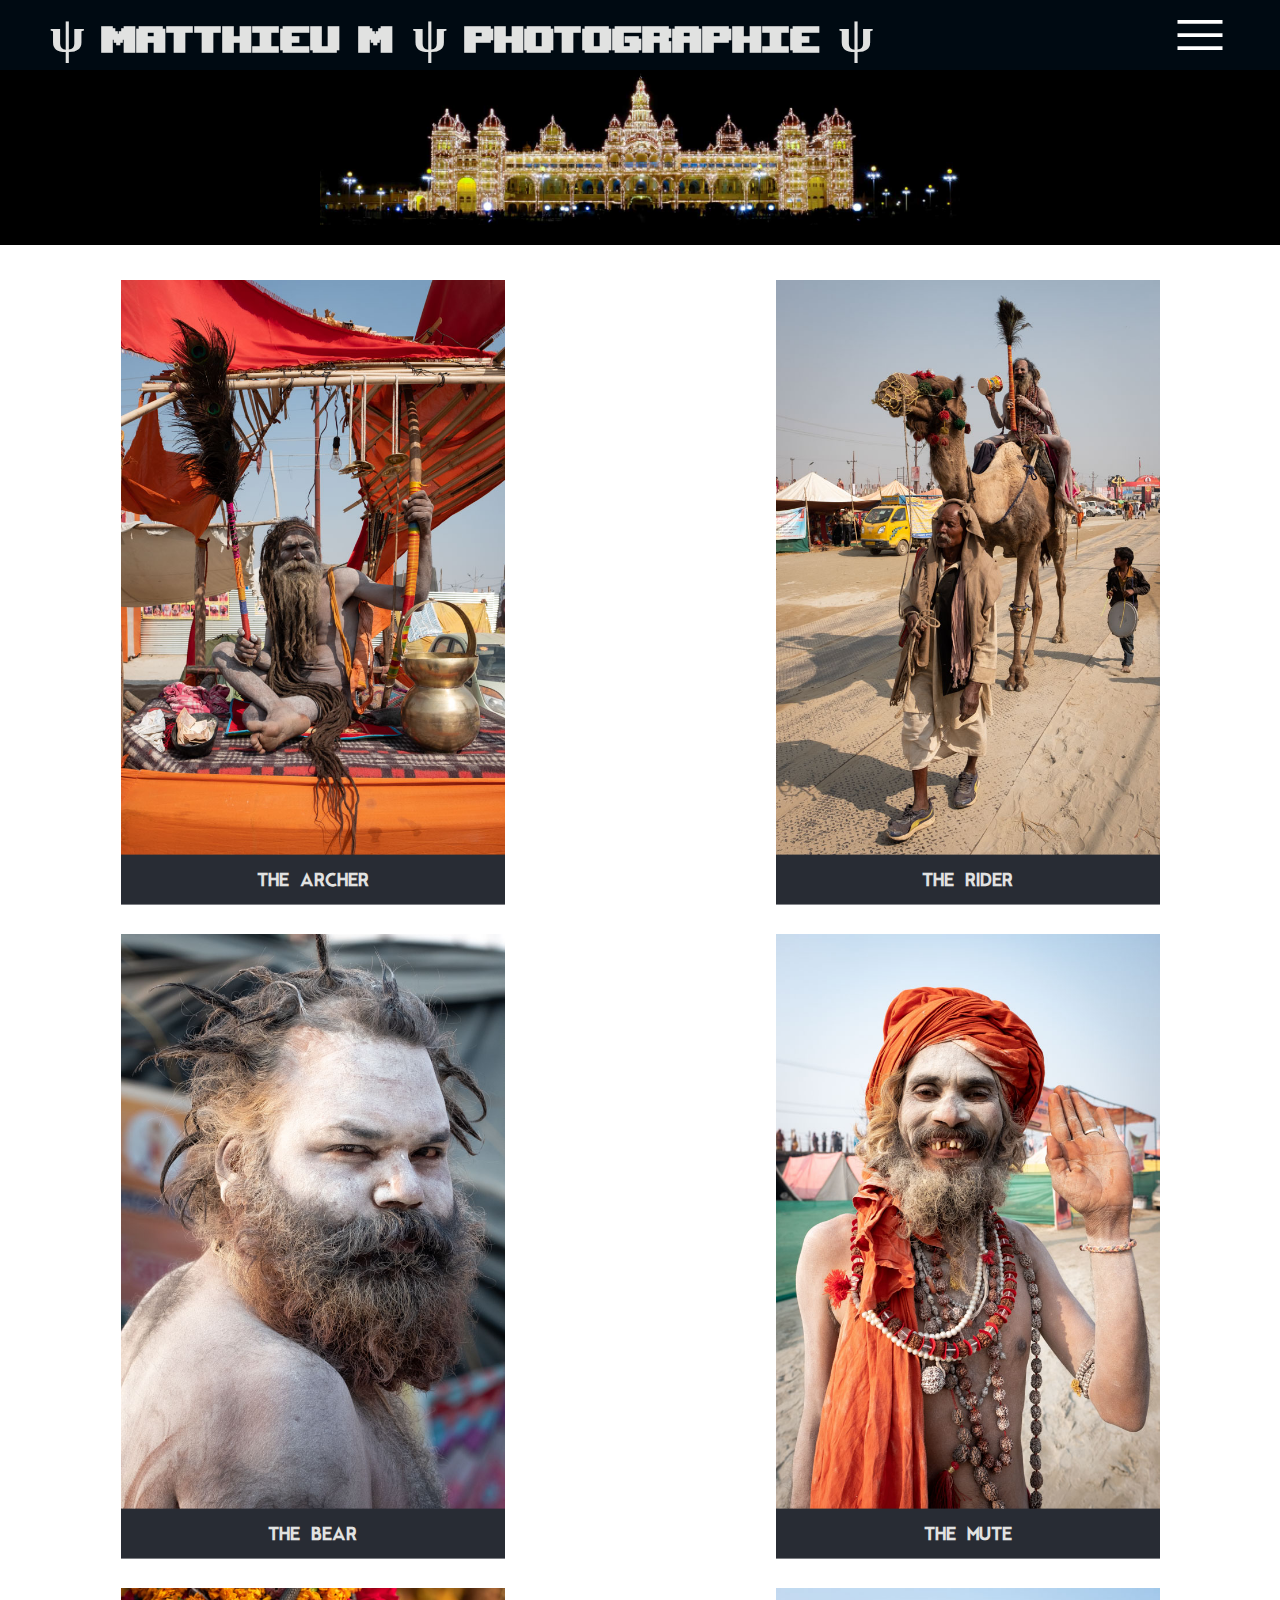
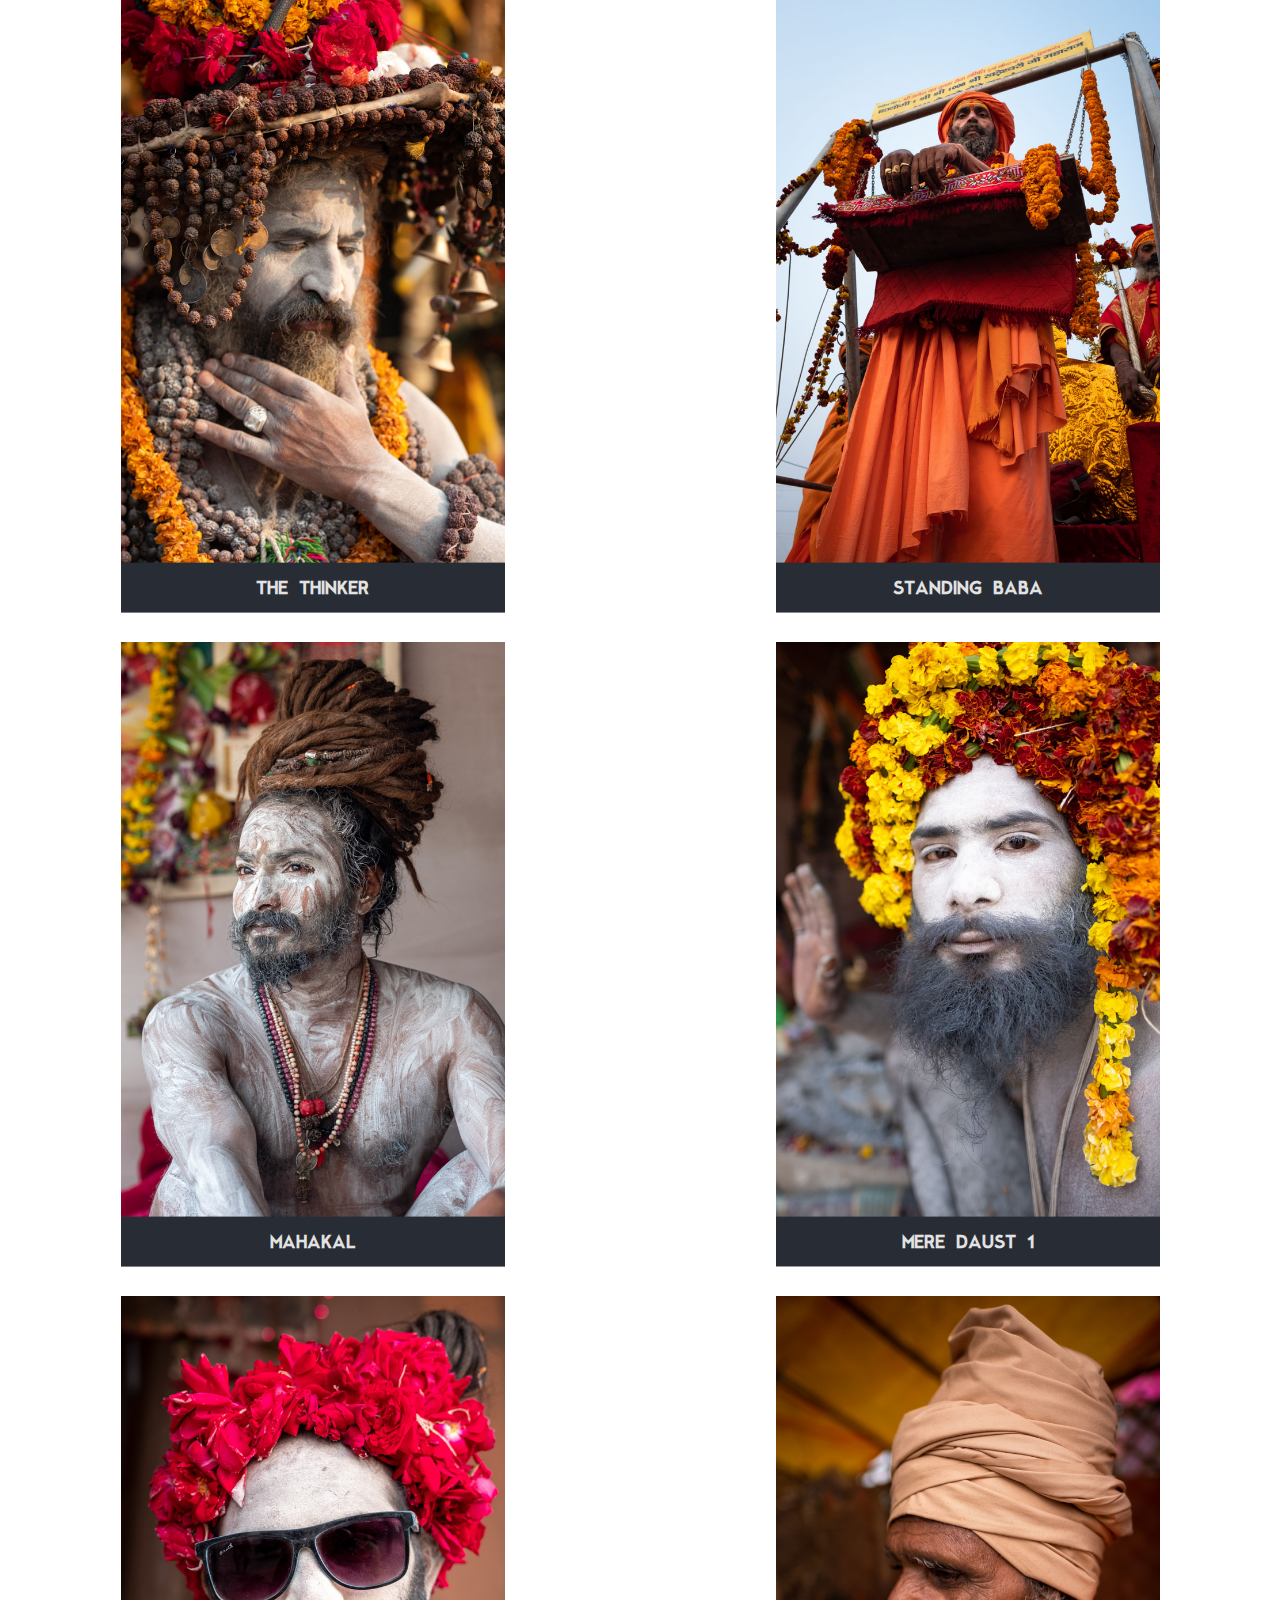
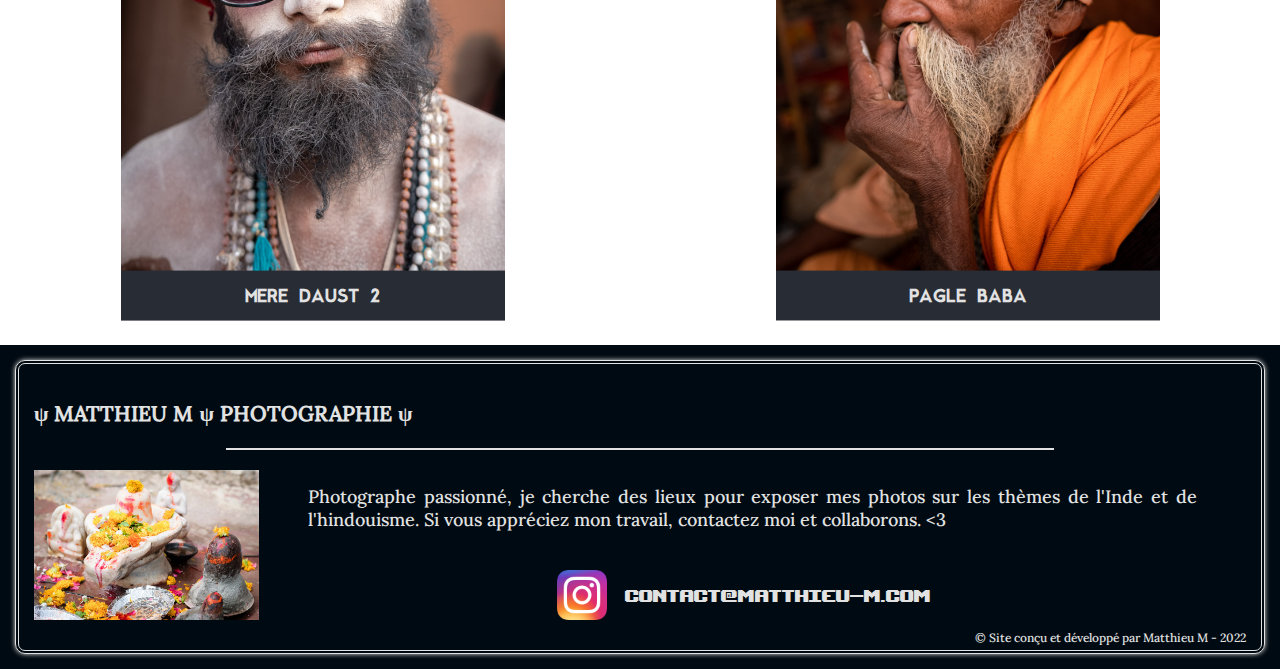
<file: photo_portfolio/pages/kumbh.html>
<!DOCTYPE html>
<html lang="en">
<head>
    <meta charset="UTF-8">
    <meta name="viewport" content="width=device-width, initial-scale=0.5" />
    <meta name="description" content="Matthieu M - Portfolio - Photographe : la Kumbh Mela"/>
    <title>Matthieu M - Sadhus</title>
    <link rel="stylesheet" type="text/css" href="../styles/style.css">
</head>
<body id="body-other">
<header>
    <div class="header-top">
        <h1><a href="../index.html">ψ MATTHIEU M ψ PHOTOGRAPHIE ψ</a></h1>
        <details>
            <div class="menu">
                <a href="../index.html">Accueil</a>
                <a href="./expo1.html">Expo "India"</a>
                <a href="./events.html">Events</a>
                <a href="./kumbh.html">Sadhus</a>
                <a href="./setmana.html">Setmana Santa Festival</a>
                <a href="mailto: contact@matthieu-m.com">Contact</a>
            </div>
            <summary><img id="top" src="../images/icons/menu.svg" alt="menuicon"></summary>
        </details>
    </div>
</header>
<div class="header-bottom-div"><img class="header-bottom" src="../images/photos/mysore-002.jpg" alt="banner"></div>
<div id="first-divider" class="header-separator"></div>
<main>
    <section class="grid-portrait">
        <div class="card-kumbh">
            <img src="../images/photos/kumbh/Kumbh-001.jpg" alt="testimage">
            <h2 class="legend legend-portrait">THE ARCHER</h2>
        </div>
        <div class="card-kumbh">
            <img src="../images/photos/kumbh/Kumbh-002.jpg" alt="testimage">
            <h2 class="legend legend-portrait">THE RIDER</h2>
        </div>
        <div class="card-kumbh">
            <img src="../images/photos/kumbh/Kumbh-003.jpg" alt="testimage">
            <h2 class="legend legend-portrait">THE BEAR</h2>
        </div>
        <div class="card-kumbh">
            <img src="../images/photos/kumbh/Kumbh-004.jpg" alt="testimage">
            <h2 class="legend legend-portrait">THE MUTE</h2>
        </div>
        <div class="card-kumbh">
            <img src="../images/photos/kumbh/Kumbh-005.jpg" alt="testimage">
            <h2 class="legend legend-portrait">THE THINKER</h2>
        </div>
        <div class="card-kumbh">
            <img src="../images/photos/kumbh/Kumbh-006.jpg" alt="testimage">
            <h2 class="legend legend-portrait">STANDING BABA</h2>
        </div>
        <div class="card-kumbh">
            <img src="../images/photos/kumbh/Kumbh-007.jpg" alt="testimage">
            <h2 class="legend legend-portrait">MAHAKAL</h2>
        </div>
        <div class="card-kumbh">
            <img src="../images/photos/kumbh/Kumbh-008.jpg" alt="testimage">
            <h2 class="legend legend-portrait">MERE DAUST 1</h2>
        </div>
        <div class="card-kumbh">
            <img src="../images/photos/kumbh/Kumbh-009.jpg" alt="testimage">
            <h2 class="legend legend-portrait">MERE DAUST 2</h2>
        </div>
        <div class="card-kumbh">
            <img src="../images/photos/kumbh/Kumbh-010.jpg" alt="testimage">
            <h2 class="legend legend-portrait">PAGLE BABA</h2>
        </div>
    </section>
</main>
<footer>
    <div class="inner-footer">
        <h3>ψ MATTHIEU M ψ PHOTOGRAPHIE ψ</h3>
        <div class="separator-horizontal"></div>
        <div class="footer-content">
            <div class="last-div">
                <div>
                    <div id="footermenu">
                        <div class="footer-photo">
                            <img id="footer-photo" src="../images/photos/Ujjain1.jpg" alt="footer-img">
                        </div>
                        <div class="footer-div">
                            <p>Photographe passionné, je cherche des lieux pour exposer mes photos sur les thèmes de l'Inde et de l'hindouisme.
                                Si vous appréciez mon travail, contactez moi et collaborons. <3</p>
                            <div id="icons-div">
                                <a href="https://www.instagram.com/matthieu_m12300/"><img class="icons" src="../images/icons/ig.webp" alt="instaicon"></a>
                                <a class="contact" href="mailto: contact@matthieu-m.com">CONTACT@MATTHIEU-M.COM</a>
                            </div>
                        </div>

                    </div>
                    <div id="icons-div-mobile">
                        <a href="https://www.instagram.com/matthieu_m12300/"><img class="icons" src="../images/icons/ig.webp" alt="instaicon"></a>
                        <a class="contact" href="mailto: contact@matthieu-m.com">CONTACT@MATTHIEU-M.COM</a>
                    </div>
                </div>
            </div>
        </div>
        <div class="copyright-div">
            <a href="https://github.com/MM12300/photo_portfolio" class="copyright">© Site conçu et développé par Matthieu M - 2022</a>
        </div>
    </div>
</footer>
</body>
</html>
</file>
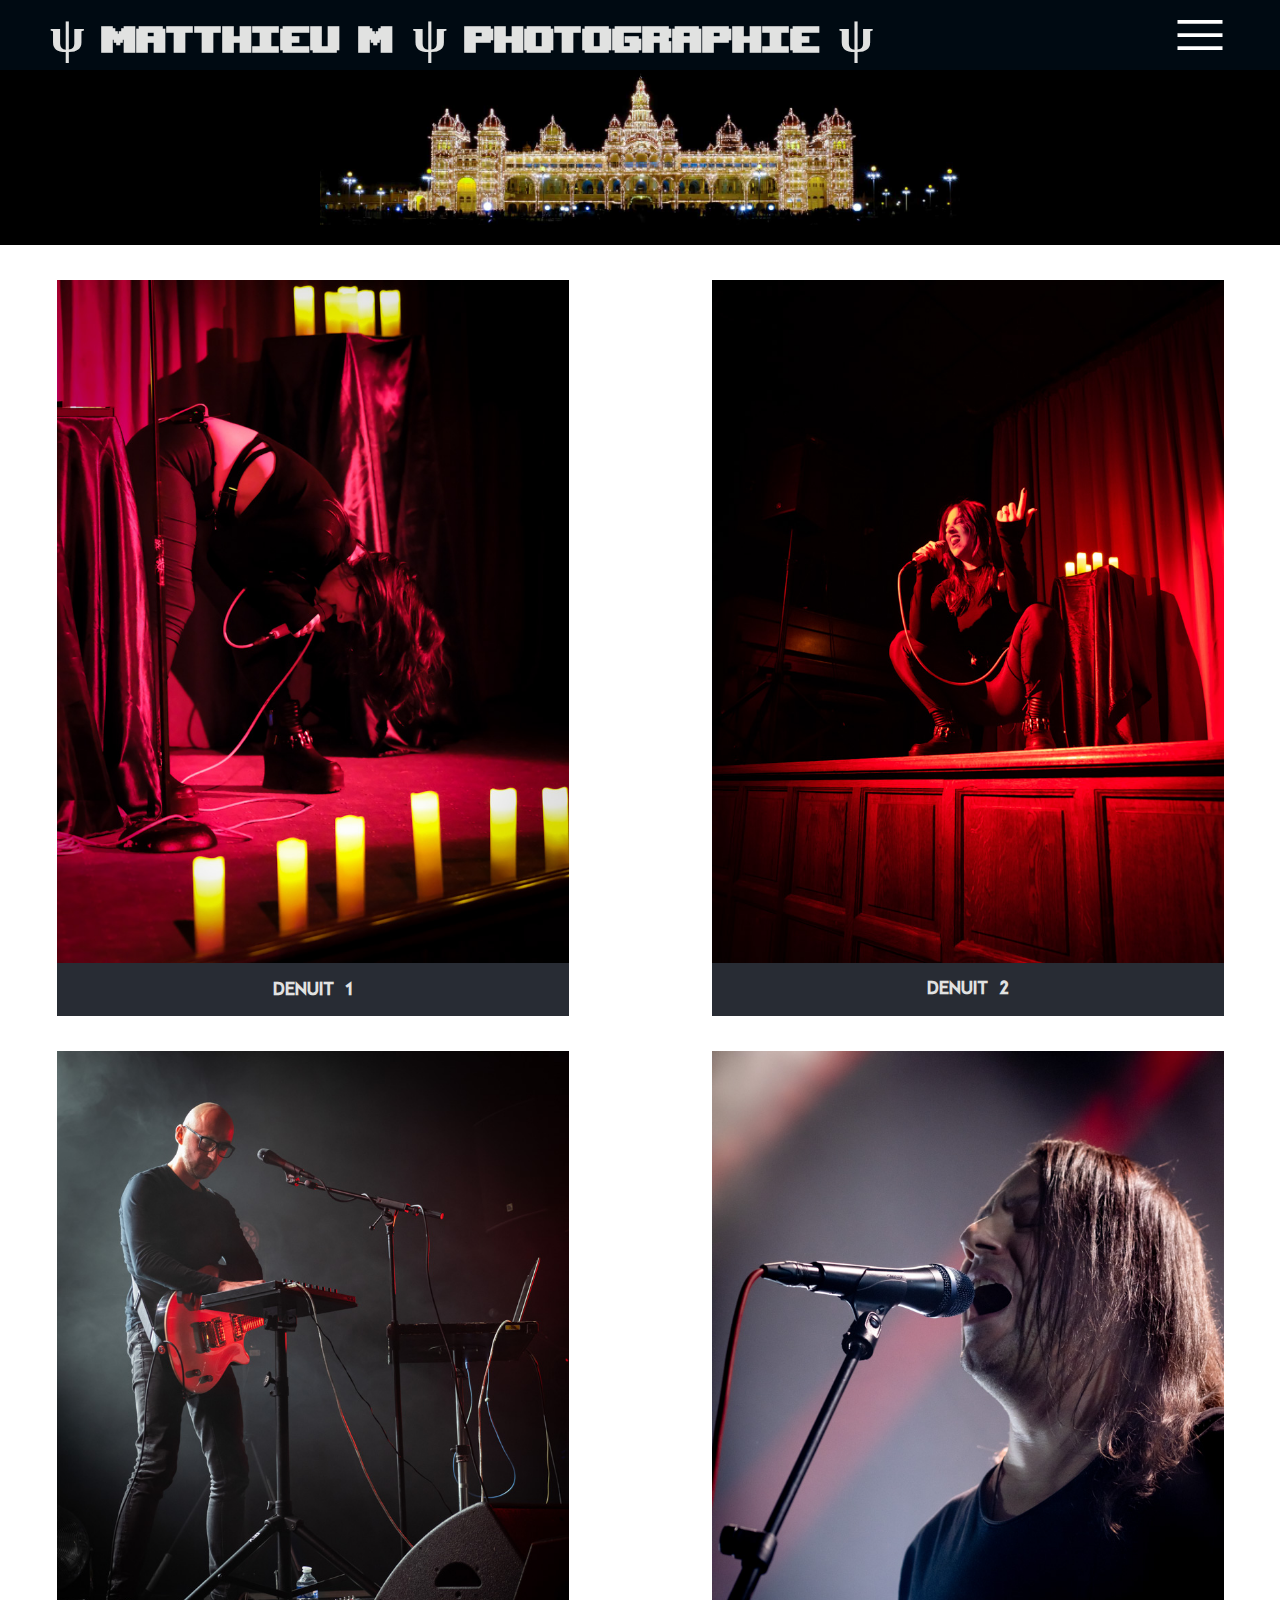
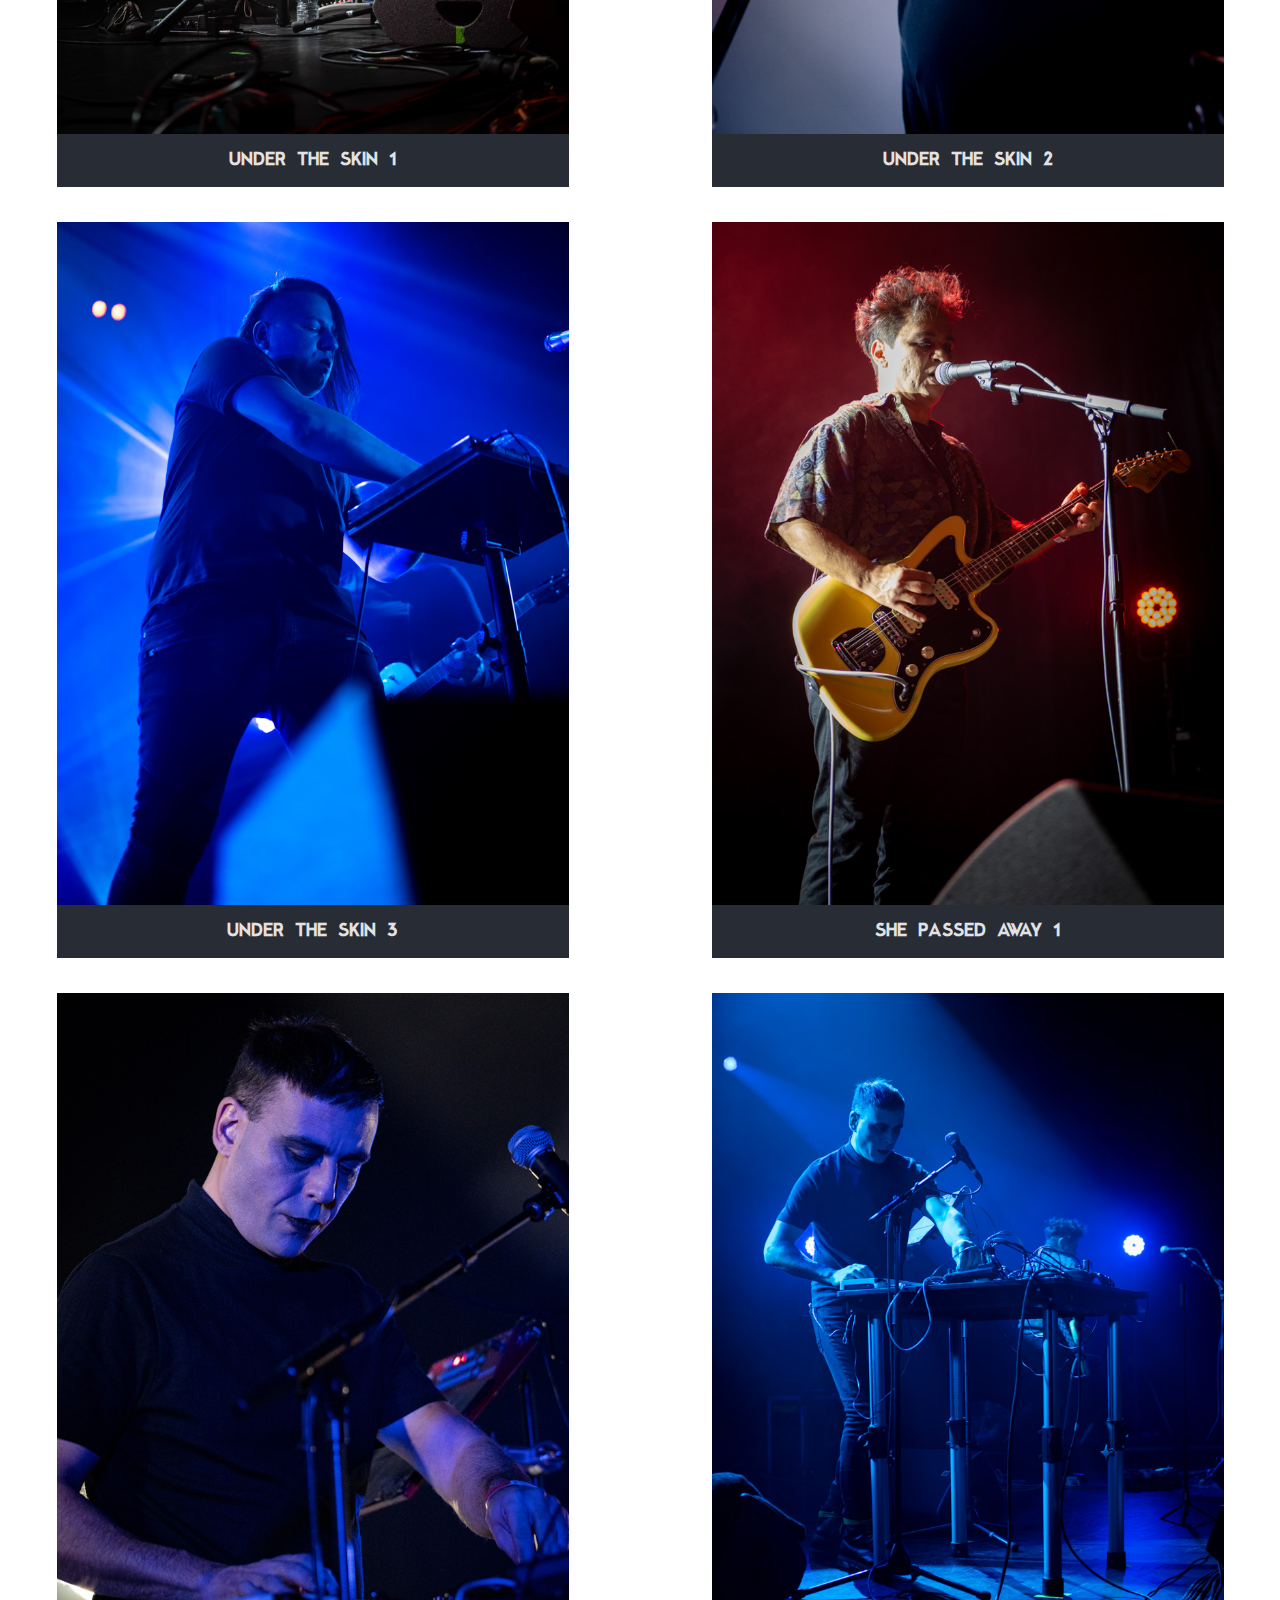
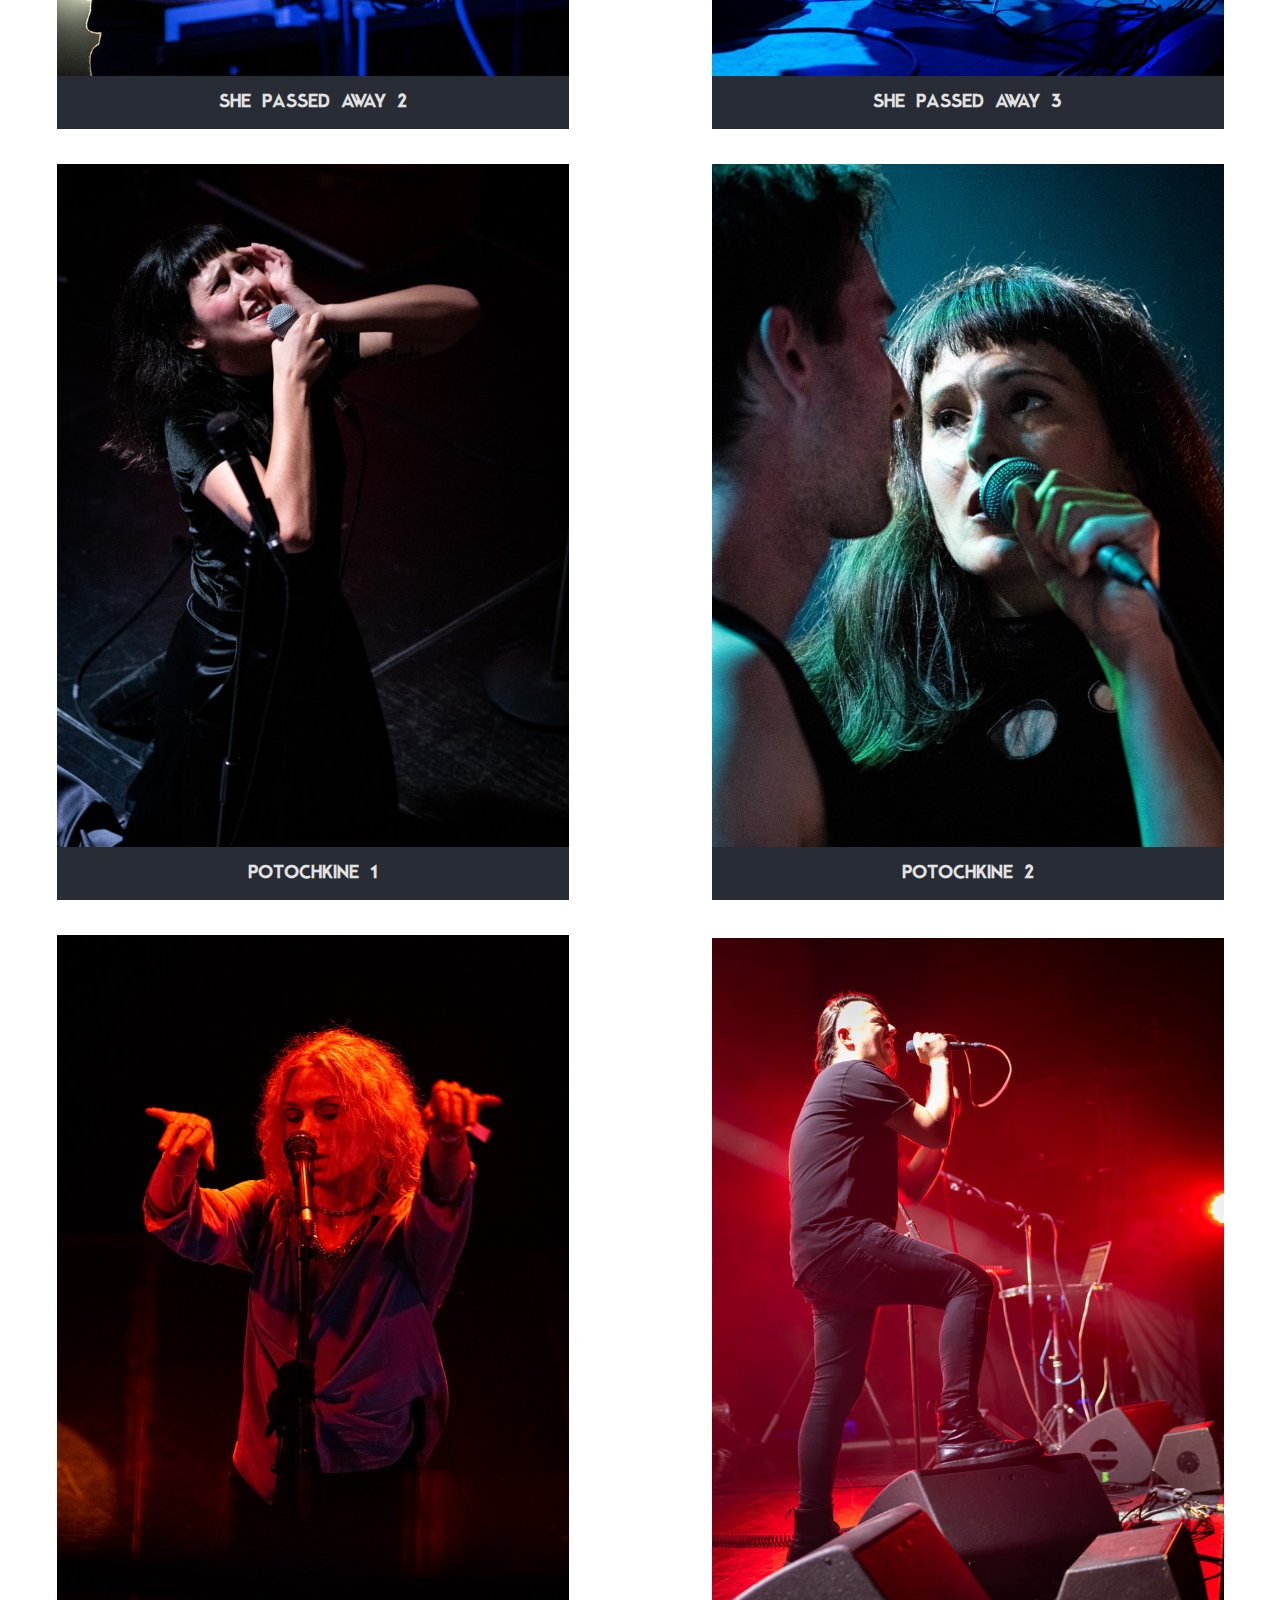
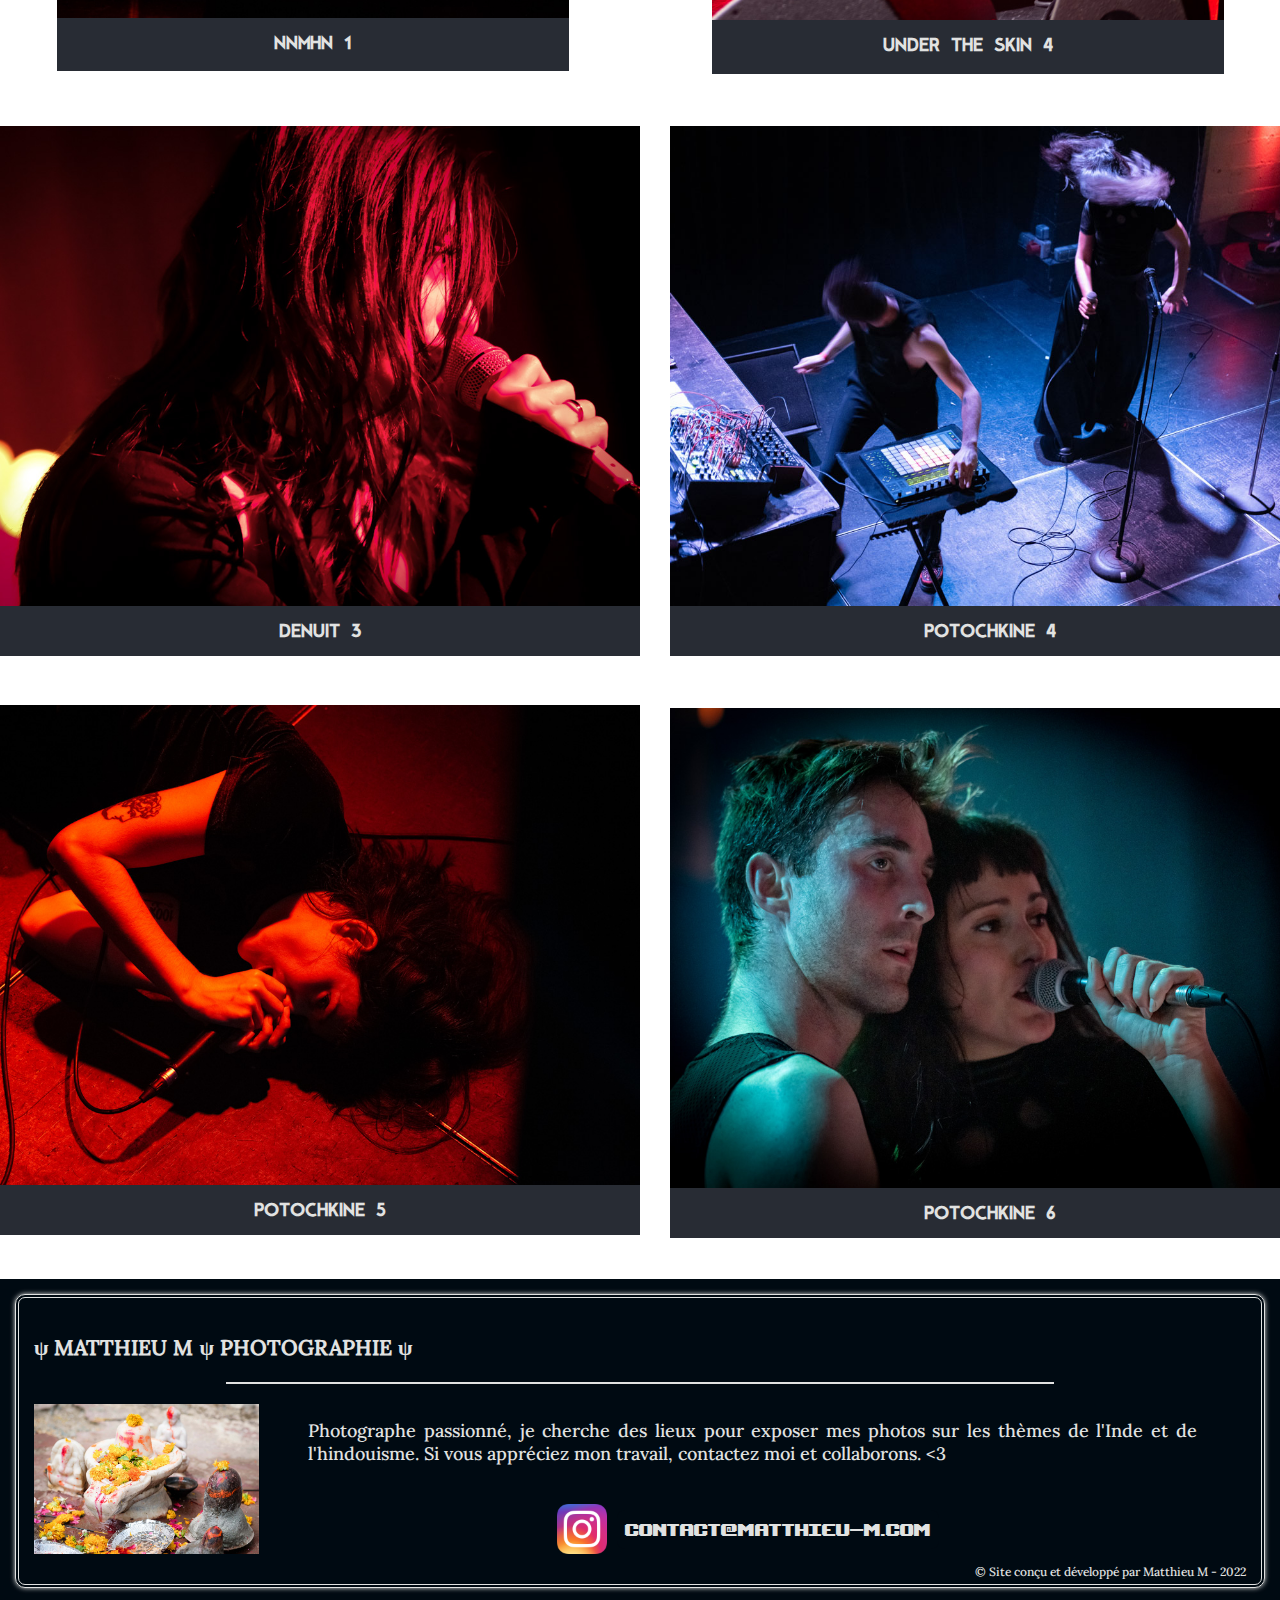
<file: photo_portfolio/pages/setmana.html>
<!DOCTYPE html>
<html lang="en">
<head>
    <meta charset="UTF-8">
    <meta name="viewport" content="width=device-width, initial-scale=0.5" />
    <meta name="description" content="Matthieu M - Portfolio - Couverture d'évènements"/>
    <title>Matthieu M - Photographe</title>
    <link rel="stylesheet" type="text/css" href="../styles/style.css">
</head>
<body id="body-other">
<header>
    <div class="header-top">
        <h1><a href="../index.html">ψ MATTHIEU M ψ PHOTOGRAPHIE ψ</a></h1>
        <details>
            <div class="menu">
                <a href="../index.html">Accueil</a>
                <a href="./expo1.html">Expo "India"</a>
                <a href="./events.html">Events</a>
                <a href="./kumbh.html">Sadhus</a>
                <a href="./setmana.html">Setmana Santa Festival</a>
                <a href="mailto: contact@matthieu-m.com">Contact</a>
            </div>
            <summary><img id="top" src="../images/icons/menu.svg" alt="menuicon"></summary>
        </details>
    </div>
</header>
<div class="header-bottom-div"><img class="header-bottom" src="../images/photos/mysore-002.jpg" alt="banner"></div>
<div id="first-divider" class="header-separator"></div>
<main>
    <section class="grid-portrait">
        <div class="card-portrait">
            <img src="../images/photos/setmana/Setmana-001.jpg" alt="testimage">
            <h2 class="legend legend-portrait">DENUIT 1</h2>
        </div>
        <div class="card-portrait">
            <img src="../images/photos/setmana/Setmana-002.jpg" alt="testimage">
            <h2 class="legend legend-portrait">DENUIT 2</h2>
        </div>
        <div class="card-portrait">
            <img src="../images/photos/setmana/Setmana-003.jpg" alt="testimage">
            <h2 class="legend legend-portrait">UNDER THE SKIN 1</h2>
        </div>
        <div class="card-portrait">
            <img src="../images/photos/setmana/Setmana-004.jpg" alt="testimage">
            <h2 class="legend legend-portrait">UNDER THE SKIN 2</h2>
        </div>
        <div class="card-portrait">
            <img src="../images/photos/setmana/Setmana-005.jpg" alt="testimage">
            <h2 class="legend legend-portrait">UNDER THE SKIN 3</h2>
        </div>
        <div class="card-portrait">
            <img src="../images/photos/setmana/Setmana-006.jpg" alt="testimage">
            <h2 class="legend legend-portrait">SHE PASSED AWAY 1</h2>
        </div>
        <div class="card-portrait">
            <img src="../images/photos/setmana/Setmana-008.jpg" alt="testimage">
            <h2 class="legend legend-portrait">SHE PASSED AWAY 2</h2>
        </div>
        <div class="card-portrait">
            <img src="../images/photos/setmana/Setmana-009.jpg" alt="testimage">
            <h2 class="legend legend-portrait">SHE PASSED AWAY 3</h2>
        </div>
        <div class="card-portrait">
            <img src="../images/photos/setmana/Setmana-010.jpg" alt="testimage">
            <h2 class="legend legend-portrait">POTOCHKINE 1</h2>
        </div>
        <div class="card-portrait">
            <img src="../images/photos/setmana/Setmana-011.jpg" alt="testimage">
            <h2 class="legend legend-portrait">POTOCHKINE 2</h2>
        </div>
        <div class="card-portrait">
            <img src="../images/photos/setmana/Setmana-013.jpg" alt="testimage">
            <h2 class="legend legend-portrait">NNMHN 1</h2>
        </div>
        <div class="card-portrait">
            <img src="../images/photos/setmana/Setmana-014.jpg" alt="testimage">
            <h2 class="legend legend-portrait">UNDER THE SKIN 4</h2>
        </div>
    </section>
    <section class="grid-landscape">
        <div class="card-landscape">
            <img src="../images/photos/setmana/Setmana-015.jpg" alt="testimage">
            <h2 class="legend legend-portrait">DENUIT 3</h2>
        </div>
        <div class="card-landscape">
            <img src="../images/photos/setmana/Setmana-016.jpg" alt="testimage">
            <h2 class="legend legend-portrait">POTOCHKINE 4</h2>
        </div>
        <div class="card-landscape">
            <img src="../images/photos/setmana/Setmana-017.jpg" alt="testimage">
            <h2 class="legend legend-portrait">POTOCHKINE 5</h2>
        </div>
        <div class="card-landscape">
            <img src="../images/photos/setmana/Setmana-018.jpg" alt="testimage">
            <h2 class="legend legend-portrait">POTOCHKINE 6</h2>
        </div>
    </section>
</main>
<footer>
    <div class="inner-footer">
        <h3>ψ MATTHIEU M ψ PHOTOGRAPHIE ψ</h3>
        <div class="separator-horizontal"></div>
        <div class="footer-content">
            <div class="last-div">
                <div>
                    <div id="footermenu">
                        <div class="footer-photo">
                            <img id="footer-photo" src="../images/photos/Ujjain1.jpg" alt="footer-img">
                        </div>
                        <div class="footer-div">
                            <p>Photographe passionné, je cherche des lieux pour exposer mes photos sur les thèmes de l'Inde et de l'hindouisme.
                                Si vous appréciez mon travail, contactez moi et collaborons. <3</p>
                            <div id="icons-div">
                                <a href="https://www.instagram.com/matthieu_m12300/"><img class="icons" src="../images/icons/ig.webp" alt="instaicon"></a>
                                <a class="contact" href="mailto: contact@matthieu-m.com">CONTACT@MATTHIEU-M.COM</a>
                            </div>
                        </div>

                    </div>
                    <div id="icons-div-mobile">
                        <a href="https://www.instagram.com/matthieu_m12300/"><img class="icons" src="../images/icons/ig.webp" alt="instaicon"></a>
                        <a class="contact" href="mailto: contact@matthieu-m.com">CONTACT@MATTHIEU-M.COM</a>
                    </div>
                </div>
            </div>
        </div>
        <div class="copyright-div">
            <a href="https://github.com/MM12300/photo_portfolio" class="copyright">© Site conçu et développé par Matthieu M - 2022</a>
        </div>
    </div>
</footer>
</body>
</html>
</file>
<file: style.css>
/*FONTS*/
@font-face {
    font-family: "Lora-";
    src: url("fonts/Lora-Medium.ttf");
    font-style:normal;
    font-weight:400;
}
@font-face {
    font-family: "modernsans-";
    src: url("fonts/MODERNE SANS.ttf");
    font-style:normal;
    font-weight:400;
}
@font-face {
    font-family: "upheavtt";
    src: url("fonts/upheavtt.ttf");
    font-style:normal;
    font-weight:400;
}
/*GLOBAL*/
body{
    display:flex;
    flex-direction:column;
    margin:0;
    font-family: Lora-, serif;
}
p{
    margin:0;
}
h1{
    background-color: #282c34;
    margin:0;
    color: white;
    padding-left:25px;
}
h3{
    font-family: "upheavtt", serif;
    padding-left: 30px;
    margin:0;
}
a{
    display:flex;
    color:black;
    text-decoration: none;
}
/*GLOBAL CLASSES*/
.separator{
    height : 1px;
    background-color:black;
    margin: 10px 30px;
}
/*HEADER*/
header{
    display:flex;
    flex-direction: column;
}
.header-top{
    background-color: #000a12;
    color:white;
    font-family: "upheavtt", serif;
    display:flex;
    flex-direction: row;
    justify-content: space-around;
    padding:15px;
    font-size:12px;
}
.header-top img {
    height: 25px;
    width: 25px;
    margin:0;
    padding:0;
}
.header-bottom{
    margin:0;
    padding:0;
    width: 100%;
}
.header-separator{
    height:25px;
    width:100%;
    background-color: #000a12;
}
header button{
    align-self: center;
}
summary{
    display:flex;
}
details .menu{
    position: absolute;
    font-family: Lora-, serif;
    background-color: white;
    color:#282c34;
    padding: 10px;
}
.menu a{
    padding-bottom: 3px;
}
/*MAIN*/
main{
    font-family: Lora-, serif;
    background-color: #e1e2e1;
    color : #000a12;
}
.legend{
    font-family: modernsans-, serif;
    padding:10px;
    text-align: center;
    background-color: #282c34;
    color:#e1e2e1;
    font-size:16px;
}
section .card:nth-child(1){
    padding-top : 10px;
}
.card{
    display:flex;
    flex-direction: column;
    font-size: 14px;
}
img{
    margin:auto;
    padding:18px;
}

/*FOOTER*/
.promo {
    font-family: Lora-, serif;
}
footer{
    background-color: #f5f5f6;
}
.promo p{
    padding-left: 20px;
    margin-bottom:5px;
}

.promo p:nth-child(2){
    text-align: right;
}

.copyright{
    font-family: Lora-, serif;
    text-align: right;
    padding-top:15px;
    font-size: 10px;
}
.inner-footer{
    border: 1px solid black;
    margin:5px;
}
.footer-content{
    display: flex;
    flex-direction: row;
    justify-content: space-around;
}
.footer-bottom{
    display: flex;
    flex-direction: row;
    padding: 0 40px;
}
.footer-photo{
    width: 50%;
}
.icons{
    width:30px;
    height: 30px;
    margin:0;
    padding:0;
}
.icons-div{
    width:50%;
    display:flex;
    flex-direction: row;
    justify-content: end;
    align-items: end;
}
.icons-div a{
    display: flex;
}
.footer-photo img{
    padding:0;
}
/*NOT USED*/
.photo-title{
    color:#e1e2e1;
    width: 66%;
    border: 1px white solid;
    padding: 5px;
    margin: auto;
    height : 30px;
}
.photo-title p{
    padding: 5px 0 5px 0;
    margin: 0 5px 0 5px;
    text-align: center;
}
.photo-frame{
    position: absolute;
    border: 1px white solid;
    width: 66%;
    padding: 5px;
    margin: auto;
    height : 30px;
    box-shadow: rgba(0, 0, 0, 0.15) 3px 3px 3px;
}


/*MEDIA QUERIES RESPONSIVE*/
/* Extra small devices (phones, 600px and down) */
@media only screen and (max-width: 600px) {
    details .menu{
        top:5%;
        right:10%;
    }
    header{
        font-size:12px;
    }
    .header-top{
        justify-content: space-around;
    }
    .header-top p {
        display:flex;
        align-self:center;
        font-size: 16px;
    }
    details .menu{
        top:5%;
        right:10%;
    }
    img{
        width: 250px;
    }

    .footer-bottom a{
        padding-left: 8px;
    }
    .card-title{
        height: 60px;
        padding:5px;
        background-color:#282c34;
        display:flex;
    }
    .footer-photo img{
        width: 125px;
        padding:0;
    }
    .inner-footer{
        padding:5px;
        margin:5px;
    }
    .promo {
        font-size : 12px;
    }
}

/* Small devices (portrait tablets and large phones, 600px and up) */
@media only screen and (min-width: 768px) {
    .legend{
        font-size:24px;
    }
    details .menu{
        top:5%;
        right:8%;
        font-size: 16px;
    }
    /*main{*/
    /*    margin: 0 15vw;*/
    /*}*/
    section img{
        height: 610px;
    }
    .header-top{
        justify-content: space-between;
        font-size: 20px;
        padding: 20px 50px;
    }
    .header-top img{
        width: 50px;
        height: 50px;
    }
    .header-top p{
        display: flex;
        align-self: center;
        font-size:36px;
    }
    h3{
        font-size:24px;
    }
    .footer-photo img{
        height: 180px;
        padding:0;
    }
    .inner-footer{
        padding:15px;
        margin:15px;
    }
    footer{
        padding:15px;
        margin:0 15vw;
        font-size:14px;
    }
}


/* Large devices (laptops/desktops, 992px and up) */
@media only screen and (min-width: 992px) {
    .header-top{
        font-size:30px;
    }
    main{
        margin: 0 0;
    }
    section .card:nth-child(2){
        padding-top : 10px;
    }
    section img{
        height: 350px;
    }
    section {
        margin:0 5vw;
        display: grid;
        grid-template-columns: repeat(2, 1fr);
        grid-auto-rows: minmax(100px, auto);
    }
    .card:nth-child(odd){
        border-right: 10px solid #e1e2e1;
    }
    .card:nth-child(even){
        border-left: 10px solid #e1e2e1;
    }
}

/* Extra large devices (large laptops and desktops, 1200px and up) */
@media only screen and (min-width: 1200px) {
    section img{
        height: 350px;
    }
}

@media only screen and (min-width: 1400px) {
    section img{
        height: 400px;
    }
}

@media only screen and (min-width: 1800px) {
    section img{
        height: 500px;
    }
}
</file>
<file: photo_portfolio/styles/style.css>
/*FONTS*/
@font-face {
    font-family: "Lora-";
    src: url("Lora-Medium.ttf");
    font-style:normal;
    font-weight:400;
    font-display: swap;
}
@font-face {
    font-family: "modernsans-";
    src: url("MODERNE SANS.ttf");
    font-style:normal;
    font-weight:400;
    font-display: swap;
}
@font-face {
    font-family: "upheavtt";
    src: url("upheavtt.ttf");
    font-style:normal;
    font-weight:400;
    font-display: swap;
}

/*GLOBAL*/
html {
    touch-action: manipulation;
}
body{
    margin:0;
    display:flex;
    flex-direction:column;
    font-family: Lora-, serif;
}
p{
    margin:0;
}
h1 {

}
h2{
    font-family: "upheavtt", serif;
    margin:0;
    font-size:34px;
}
a{
    display:flex;
    color:#e1e2e1;
    text-decoration: none;
    justify-content: center;
}
/*HEADER*/
header {
    display: flex;
    flex-direction: column;
    font-size: 12px;
    position: sticky;
    top:0;
}
.header-top{
    background-color: #000a12;
    color:white;
    font-family: "upheavtt", serif;
    display:flex;
    flex-direction: row;
    justify-content: space-between;
    font-size:48px;
    padding: 20px 30px;
}
.header-top p {
    display:flex;
    align-self:center;
}
.header-top h1 {
    font-size: 38px;
    margin: 0;
    align-self: center;
}
.header-top img {
    width: 80px;
    height: 80px;
    margin:0;
    padding:0;
}
.header-bottom{
    margin:0;
    padding:0;
    width: 100%;
    height:100%;
}
.header-separator{
    display:none;
}
#first-divider{
    display:none;
}
summary{
    display:flex;
}
details .menu{
    font-family:modernsans-, serif;
    position: absolute;
    color : #e1e2e1;
    background-color : #282c34;
    top:4%;
    right:8%;
    font-size: 16px;
}
.menu a{
    text-transform: uppercase;
    font-size: 36px;
    color : #e1e2e1;
    padding:20px;
    border-bottom: 2px white solid;
}
.menu a:hover{
    background-color : #e1e2e1;
    color : #282c34;
}
.menu a:last-child{
    border : 0;
}
@keyframes sweep {
    0%    {opacity: 0; margin-left: -10px}
    100%  {opacity: 1; margin-left: 0}
}
details[open] .menu {
    animation: sweep .25s ease-in-out;
}
.title-bar{
    height:2px;
    background-color:white;
    width: 66%;
    margin: auto;
    display:none;
}
/*MAIN*/
main{
    font-family: Lora-, serif;
    //background-color: #e1e2e1;
    color : #000a12;
}
.home{
    margin:0;
}
section img {
    width: 100vw;
}
.card-home h2 a{
    font-family: modernsans-, serif;
    background-color:#282c34;
    color:#e1e2e1;
    text-align: center;
    padding:20px 0;
    display: flex;
    justify-content: center;
}
.card-home-div{
    display:flex;
    flex-direction: column;
    padding:50px 0;
    background-color:#000a12;
}
.card-home-div img{
    width:85vw;
    padding: 20px;
}
.legend {
    font-family: modernsans-, serif;
    padding: 15px 0;
    text-align: center;
    background-color: #282c34;
    color: #e1e2e1;
    font-size: 36px;
    width: 100vw;
    margin: 0;
    /*transform: translate(0,-0.3em);*/
}
.card-portrait, .card-landscape {
    display: flex;
    flex-direction: column;
    margin-bottom: 5px;
}
.card-portrait:last-of-type, .card-landscape:last-of-type{
    margin-bottom:0;
}
.card-kumbh .legend {
    transform: translate(0,-0.3em);
}
.card-portrait:first-of-type .legend:first-of-type{
    margin: auto;
}

/*FOOTER*/
footer{
    background-color: #000a12;
    color: #e1e2e1;
    font-size:34px;
}
footer .separator-horizontal{
    background-color: #e1e2e1;
}
#footermenu{
    display:flex;
    flex-direction: row;
    justify-content:space-around;
}
#footermenu p{
    padding: 0;
    width: 90%;
    text-align: justify;
    display: flex;
    margin: auto;
}
.footer-photo{
    display: flex;
    flex-direction: row;
    justify-content: center;
    align-items: center;
}
.copyright-div{
    padding-top:15px;
}
.copyright{
    font-family: Lora-, serif;
    text-align: right;
    font-size: 18px;
    display:flex;
    align-self: end;
}
.inner-footer{
    border: 4px double #e1e2e1;
    border-radius: 10px;
    overflow: hidden;
    -webkit-box-shadow: 0 0 5px #e1e2e1;
    -moz-box-shadow: 0 0 5px #e1e2e1;
    box-shadow: 0 0 5px #e1e2e1;
    padding: 15px 15px 5px 15px;
    margin:15px;
}
.footer-content{
    display: flex;
    flex-direction: column;
    justify-content: space-around;
}
.icons{
    width:75px;
    height: 75px;
    margin:0;
    padding:0;
}
.last-div{
    display:flex;
    flex-direction: row;
    justify-content: end;
    align-items: end;
}
.last-div a{
    display: flex;
    align-self: center;
}
#footer-photo{
    padding:0;
    /*width: 210px;*/
    height: 200px;
}
.separator-horizontal{
    height : 2px;
    background-color:#000a12;
    margin: 25px 75px;
}
#icons-div, #icons-div-mobile{
    display: flex;
    justify-content: space-around;
    padding-right:5vw;
    padding-top:20px;
}
#icons-div{
    display:none;
}
.copyright-div{
    display: flex;
    flex-direction: row;
    justify-content: space-between;
}
.contact{
    align-self: center;
    font-family: "upheavtt", serif;
    padding: 16px;
    margin: 0 10px;
    background-color: #000a12;
    border-radius: 8px;
    color: #e1e2e1;
    font-size: 36px;
}
.footer-bottom a{
    padding-left: 8px;
}
.links div a{
    font-size: 36px;
    width: 35%;
    margin-bottom: 5px;
}
.links div a:last-child{
    margin-bottom:0;
}
.last-div p{
    padding: 0 10vw;
}

/* Large devices (laptops/desktops, 992px and up) */
@media only screen and (min-width: 992px) {
    .header-separator{
        height:25px;
        width:100%;
    }
    #first-divider{
        display:block;
    }
    .title-bar{
        display: block;
    }
    .header-separator{
        display:block;
    }
    .header-top img {
        width: 60px;
        height: 60px;
    }
    .header-top h1 {
        font-size: 50px;
    }
    .header-bottom-div{
        display: flex;
        flex-direction: row;
        justify-content: center;
        background-color: black;
        padding-bottom: 20px;
    }
    .header-bottom{
        width: 50%;
    }
    .home {
        display: flex;
    }
    footer h2 {
        font-size: 36px;
    }
    footer h2 {
        margin: 0 15vw;
    }
    .header-top {
        padding: 5px 50px;
    }
    .card-home h2 a{
        font-size: 36px;
        padding: 20px 0;
        height: 30px;
        border-radius: 5px;
        background-color: rgba(0,0,0,0);
    }
    .card-home-div {
        padding: 20px 0;
        margin:auto;
    }
    section img{
        width: 100%;
    }
    .landscape{
        width:45vw;
        height: 101%;
    }
    .menu a {
        font-size:18px;
    }
    .header-top{
        font-size:26px;
    }
    .card-home-div-content p{
        text-align: center;
        font-size: 14px;
    }
    .card-home-div img {
        width: 35vw;
        padding: 10px;
    }
    main{
        margin: 0 0;
    }
    .index-grid {
        margin: 0 auto;
        max-width: 90vw;
        display: grid;
        grid-template-columns: repeat(2, 1fr);
        grid-gap: 30px;
        grid-auto-rows: minmax(100px, auto);
    }
    section{
        margin: 0 auto;
    }
    .legend-portrait{
        width: 100%;
    }
    .legend-landscape{
        width:45vw;
    }
    footer{
        font-size:18px;
    }
    #footermenu{
        margin-bottom: 10px;
    }

    .links div a {
        font-size: 18px;
    }
    .last-div p {
        padding: 0 2vw;
    }
    #footer-photo{
        height:100px;
    }
    .icons{
        width:50px;
        height:50px;
    }
    #icons-div, #icons-div-mobile{
        padding:0;
        align-self: end;
    }
    #footermenu p{
        font-size:22px;
    }
    .copyright-div {
        padding-top: 0;
    }
    .links{
        width:20%;
    }
    .links div a {
        width: 80%;
    }
    .copyright {
        font-size: 12px;
        align-self: end;
    }
    .contact{
        font-size : 26px;
        padding: 8px;
    }
    .card-content {
        width: 41vw;
        display: flex;
        flex-direction: column;
        justify-content: center;
        background-color: #000a12;
        padding : 50px 25px 50px 25px;
    }
    .header-separator {
        height: 70px;
    }
}


/* MID-DPI LAPTOP */
@media only screen and (min-width: 1200px) {
    body{
        background-color:#FFFFFF;
    }
    .grid-portrait {
        grid-gap: 30px;
        grid-auto-rows: minmax(100px, auto);
        display: grid;
        grid-template-columns: 1fr 1fr;
        margin: 0 auto 25px auto;
        width: 100%;
        text-align: center;
        place-items: center;
    }
    .grid-portrait-expo{
        grid-gap: 30px;
        grid-auto-rows: minmax(100px, auto);
        display: grid;
        grid-template-columns: 1fr 1fr;
        margin: 0 auto 25px auto;
        width: 100%;
        text-align: center;
        place-items: center;
    }
    .grid-landscape {
        grid-gap: 30px;
        grid-auto-rows: minmax(100px, auto);
        display: grid;
        grid-template-columns: 1fr 1fr;
        margin: 0 auto 25px auto;
        width: 100%;
        text-align: center;
        place-items: center;
        padding-top : 25px;
    }
    .grid-landscape-expo {
        grid-gap: 30px;
        grid-auto-rows: minmax(100px, auto);
        display: grid;
        grid-template-columns: 1fr 1fr 1fr;
        margin: 0 auto 25px auto;
        width: 100%;
        text-align: center;
        place-items: center;
        padding-top : 25px;
    }
    .grid-portrait .card-portrait, .grid-portrait-expo .card-portrait{
        width:15em;
        height:23em;
        background-color:#282c34;
    }
    .grid-portrait .card-kumbh{
        width:30em;
        height:49em;
    }
    .grid-landscape .card-landscape, .grid-landscape-expo .card-landscape{
        height: 24em;
        width: 28em;
    }
    .card-home{
        display: flex;
        flex-direction: column;
        /*background-color:#000a12;*/
    }
    .card-home h2{
        margin:auto;
        width: 100%;
        margin-bottom: 20px;
    }
    .separator-horizontal{
        height : 2px;
        background-color:#000a12;
        margin: 10px 15vw;
    }
    .legend{
        font-size: 18px;
        margin:0;
    }
    .links, .last-div{
        width:30%;
        display:flex;
    }
    .last-div{
        width:100%;
        display:flex;
    }
    .footer-content{
        flex-direction: row;
    }
    .links div a {
        width: 100%;
    }
    .footer-content{
        justify-content: center;
        margin-top: 20px;
    }
    .promo{
        display: flex;
    }
    /*ANIMATION ON CARD HOVER*/
    .card-content a{
        transition: font-size 0.2s ease-in-out;
    }
    .card-content:hover a{
        font-size: 42px;
    }
    .card-content:hover .title-bar{
        width:80%;
    }
    #icons-div-mobile{
        display:none;
    }
    #icons-div{
        display:flex;
        align-self: center;
        margin-top : 25px;
    }
    .copyright-div{
        justify-content: end;
    }
    #footer-photo{
        height:150px;
    }
    #footermenu p {
        font-size: 18px;
        padding : 0 10px;
    }
    .contact {
        font-size: 24px;
    }
    .header-separator {
        height: 35px;
    }
    section .header-separator:last-of-type{
        display:none;
    }
    .grid-portrait .card-portrait, .grid-portrait-expo .card-portrait{
        width:32em;
        height:46em;
    }
    .grid-landscape .card-landscape, .grid-landscape-expo .card-landscape{
        height: 34em;
        width: 40em;
    }
    .grid-landscape-expo .card-landscape{
        width:22em;
        height:18em;
    }
    .grid-portrait .card-kumbh{
        width:24em;
        height:39em;
    }
    #footermenu p {
        width: 90%;
    }
    .footer-div{
        display: flex;
        flex-direction: column;
    }
}

/* IPAD */
@media only screen and (min-width: 1400px) {
    .grid-portrait {
        grid-template-columns: 1fr 1fr;
    }
    .grid-portrait-expo{
        grid-template-columns: 1fr 1fr;
    }
    .grid-landscape {
        grid-template-columns: 1fr 1fr;
    }
    .grid-landscape-expo {
        grid-template-columns: 1fr 1fr 1fr;
    }
    .grid-portrait .card-portrait, .grid-portrait-expo .card-portrait{
        width:28em;
        height:40em;
    }
    .grid-landscape .card-landscape, .grid-landscape-expo .card-landscape{
        height: 34em;
        width: 40em;
    }
    .grid-landscape-expo .card-landscape{
        width:26em;
        height:22em;
    }
}

@media only screen and (min-width: 1800px) {
    .grid-portrait {
        grid-gap: 30px;
        grid-auto-rows: minmax(100px, auto);
        display: grid;
        grid-template-columns: 1fr 1fr 1fr 1fr;
        margin: 0 auto 25px auto;
        width: 100%;
        text-align: center;
        place-items: center;
    }
    .inner-footer{
        margin: 2vw 15vw;
    }
    .grid-portrait .card-portrait, .grid-portrait-expo .card-portrait{
        width:27em;
        height:38em;
    }
    .grid-portrait .card-kumbh{
        width:27em;
        height:43em;
    }
    .grid-landscape .card-landscape, .grid-landscape-expo .card-landscape{
        height: 30em;
        width: 36em;
    }
}
</file>
